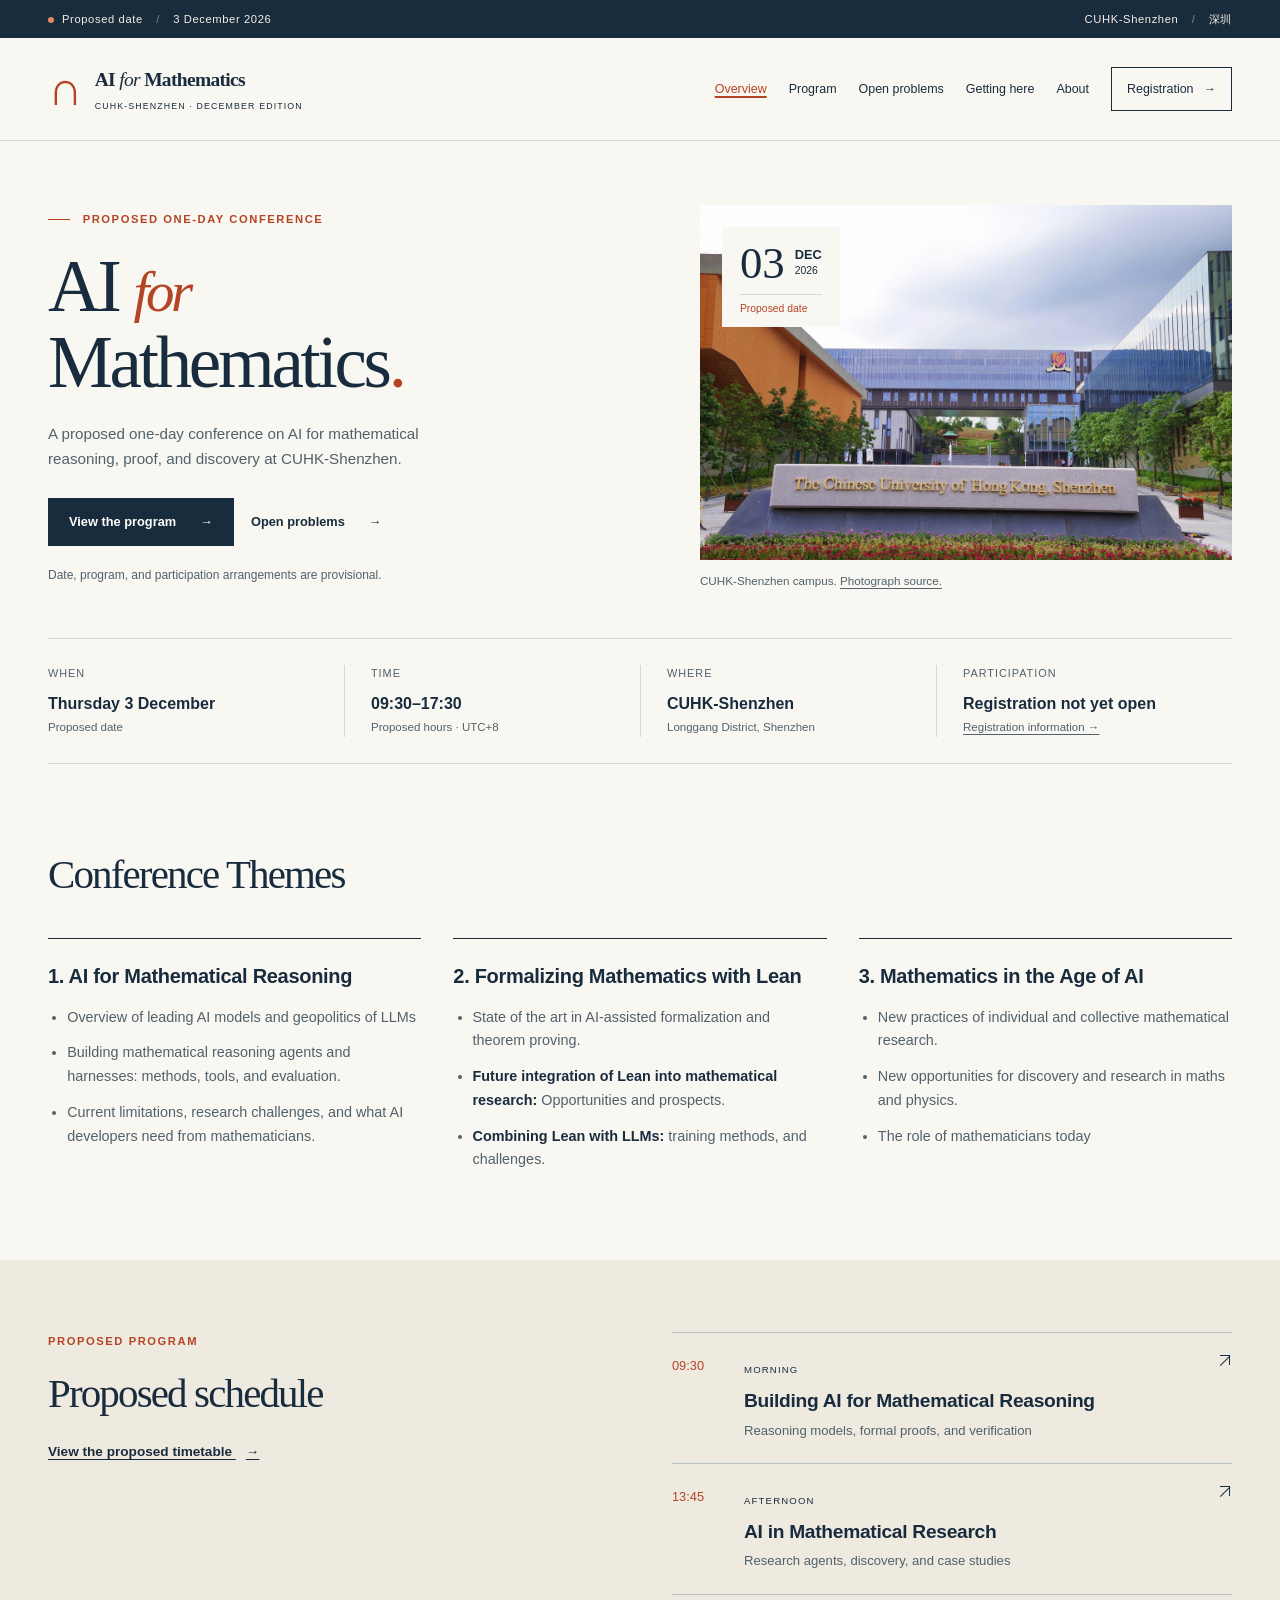
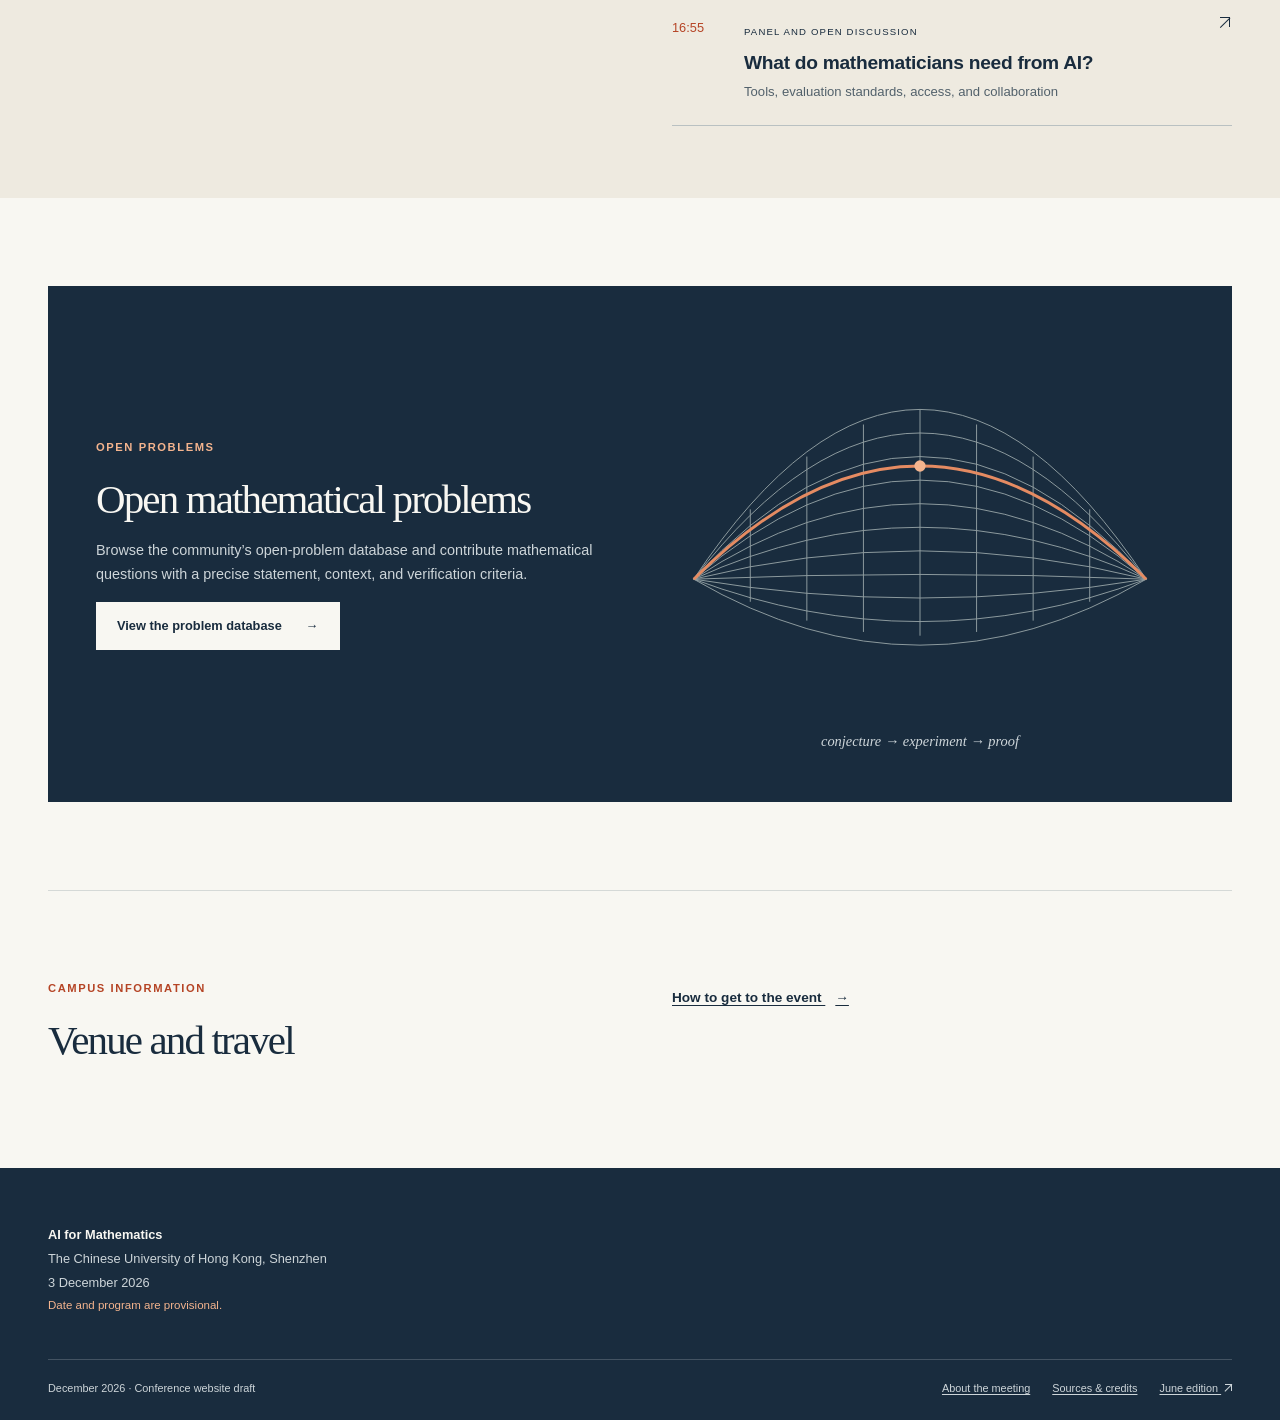
<file: index.html>
<!doctype html>
<html lang="en">
<head>
  <meta charset="utf-8">
  <meta name="viewport" content="width=device-width, initial-scale=1">
  <meta name="description" content="A proposed one-day meeting on AI for mathematical reasoning, proof, and discovery at CUHK-Shenzhen in December 2026.">
  <meta name="theme-color" content="#192c3e">
  <meta property="og:title" content="Overview | AI for Mathematics">
  <meta property="og:description" content="A proposed one-day meeting on AI for mathematical reasoning, proof, and discovery at CUHK-Shenzhen in December 2026.">
  <meta property="og:type" content="website">
  <title>Overview | AI for Mathematics · CUHK-Shenzhen</title>
  <link rel="icon" href="assets/images/favicon.svg" type="image/svg+xml">
  <link rel="stylesheet" href="assets/css/styles.css">
  <script src="assets/js/event-config.js" defer></script>
  <script src="assets/js/main.js" defer></script>
</head>
<body>
<a class="skip-link" href="#main">Skip to content</a>
<div class="announcement"><div class="container announcement-inner"><span><span class="status-dot"></span><span data-date-status>Proposed date</span> <span class="announcement-separator">/</span> <span data-event-date>3 December 2026</span></span><span>CUHK-Shenzhen <span class="announcement-separator">/</span> 深圳</span></div></div>
<header class="site-header">
 <div class="container header-inner">
  <a class="brand" href="index.html" aria-label="AI for Mathematics, home"><span class="brand-symbol" aria-hidden="true">∩</span><span><strong>AI <i>for</i> Mathematics</strong><small>CUHK-SHENZHEN · DECEMBER EDITION</small></span></a>
  <button class="menu-toggle" type="button" aria-expanded="false" aria-controls="site-nav" hidden><span>Menu</span><span class="menu-icon" aria-hidden="true"></span></button>
  <nav id="site-nav" aria-label="Main navigation"><a href="index.html" aria-current="page">Overview</a>
<a href="program.html">Program</a>
<a href="problems.html">Open problems</a>
<a href="venue.html">Getting here</a>
<a href="about.html">About</a><a class="nav-register" href="registration.html">Registration <span aria-hidden="true">→</span></a></nav>
 </div>
</header>
<main id="main" tabindex="-1">

<section class="hero container">
 <div class="hero-copy"><div class="eyebrow"><span class="mini-rule"></span> PROPOSED ONE-DAY CONFERENCE</div><h1>AI <em>for</em><br>Mathematics<span class="orange-dot">.</span></h1><p class="hero-description">A proposed one-day conference on AI for mathematical reasoning, proof, and discovery at CUHK-Shenzhen.</p><div class="actions"><a class="button button-primary" href="program.html">View the program <span aria-hidden="true">→</span></a><a class="button button-text" href="problems.html">Open problems <span aria-hidden="true">→</span></a></div><p class="hero-note">Date, program, and participation arrangements are provisional.</p></div>
 <figure class="hero-figure"><div class="hero-art-wrap hero-photo-wrap"><img src="assets/images/cuhk-shenzhen.jpg" alt="CUHK-Shenzhen campus buildings and the university name on the entrance sign" width="2560" height="1709" fetchpriority="high"><div class="date-stamp"><span data-date-day>03</span><div><strong data-date-month>DEC</strong><small data-date-year>2026</small></div><small class="stamp-label" data-date-status>Proposed date</small></div></div><figcaption>CUHK-Shenzhen campus. <a href="credits.html#campus-photo">Photograph source.</a></figcaption></figure>
</section>
<div class="container"><dl class="event-strip"><div><dt>When</dt><dd><span data-event-weekday>Thursday, 3 December</span><small data-date-status>Proposed date</small></dd></div><div><dt>Time</dt><dd><span data-event-hours>09:30–17:30</span><small>Proposed hours · UTC+8</small></dd></div><div><dt>Where</dt><dd>CUHK-Shenzhen<small>Longgang District, Shenzhen</small></dd></div><div><dt>Participation</dt><dd><span data-registration-state>Registration not yet open</span><small><a href="registration.html">Registration information →</a></small></dd></div></dl></div>
<section class="section container" aria-labelledby="conference-themes">
 <h2 class="themes-heading" id="conference-themes">Conference Themes</h2>
 <div class="theme-grid">
  <article>
   <h3>1. AI for Mathematical Reasoning</h3>
   <ul>
    <li>Overview of leading AI models and geopolitics of LLMs</li>
    <li>Building mathematical reasoning agents and harnesses: methods, tools, and evaluation.</li>
    <li>Current limitations, research challenges, and what AI developers need from mathematicians.</li>
   </ul>
  </article>
  <article>
   <h3>2. Formalizing Mathematics with Lean</h3>
   <ul>
    <li>State of the art in AI-assisted formalization and theorem proving.</li>
    <li><strong>Future integration of Lean into mathematical research:</strong> Opportunities and prospects.</li>
    <li><strong>Combining Lean with LLMs:</strong> training methods, and challenges.</li>
   </ul>
  </article>
  <article>
   <h3>3. Mathematics in the Age of AI</h3>
   <ul>
    <li>New practices of individual and collective mathematical research.</li>
    <li>New opportunities for discovery and research in maths and physics.</li>
    <li>The role of mathematicians today</li>
   </ul>
  </article>
 </div>
</section>
<section class="program-peek"><div class="container split-section"><div><div class="eyebrow">PROPOSED PROGRAM</div><h2>Proposed schedule</h2><a class="text-link" href="program.html">View the proposed timetable <span aria-hidden="true">→</span></a></div><div class="day-outline"><a href="program.html#morning"><span class="outline-time">09:30</span><div><small>MORNING</small><h3>Building AI for Mathematical Reasoning</h3><p>Reasoning models, formal proofs, and verification</p></div><span class="external-arrow" aria-hidden="true"></span></a><a href="program.html#afternoon"><span class="outline-time">13:45</span><div><small>AFTERNOON</small><h3>AI in Mathematical Research</h3><p>Research agents, discovery, and case studies</p></div><span class="external-arrow" aria-hidden="true"></span></a><a href="program.html#closing"><span class="outline-time">16:55</span><div><small>PANEL AND OPEN DISCUSSION</small><h3>What do mathematicians need from AI?</h3><p>Tools, evaluation standards, access, and collaboration</p></div><span class="external-arrow" aria-hidden="true"></span></a></div></div></section>
<section class="section container"><div class="problem-banner"><div><div class="eyebrow">OPEN PROBLEMS</div><h2>Open mathematical problems</h2><p>Browse the community’s open-problem database and contribute mathematical questions with a precise statement, context, and verification criteria.</p><a class="button button-light" href="problems.html">View the problem database <span aria-hidden="true">→</span></a></div><div class="math-art" aria-hidden="true"><img src="assets/images/math-lines.svg" alt="" width="560" height="420"><span>conjecture → experiment → proof</span></div></div></section>
<section class="container section final-split"><div><div class="eyebrow">CAMPUS INFORMATION</div><h2>Venue and travel</h2></div><div><a class="text-link" href="venue.html">How to get to the event <span aria-hidden="true">→</span></a></div></section>

</main>
<footer class="site-footer"><div class="container footer-top"><div class="footer-details"><strong>AI for Mathematics</strong><span>The Chinese University of Hong Kong, Shenzhen</span><span data-event-date>3 December 2026</span><small>Date and program are provisional.</small></div></div><div class="container footer-bottom"><span>December 2026 · Conference website draft</span><div><a href="about.html">About the meeting</a><a href="credits.html">Sources &amp; credits</a><a href="https://rybindmitry.github.io/events/ai-math-day.html" target="_blank" rel="noopener noreferrer">June edition&nbsp;<span class="external-arrow" aria-hidden="true"></span></a></div></div></footer><div class="toast" role="status" aria-live="polite"></div>
</body>
</html>
</file>
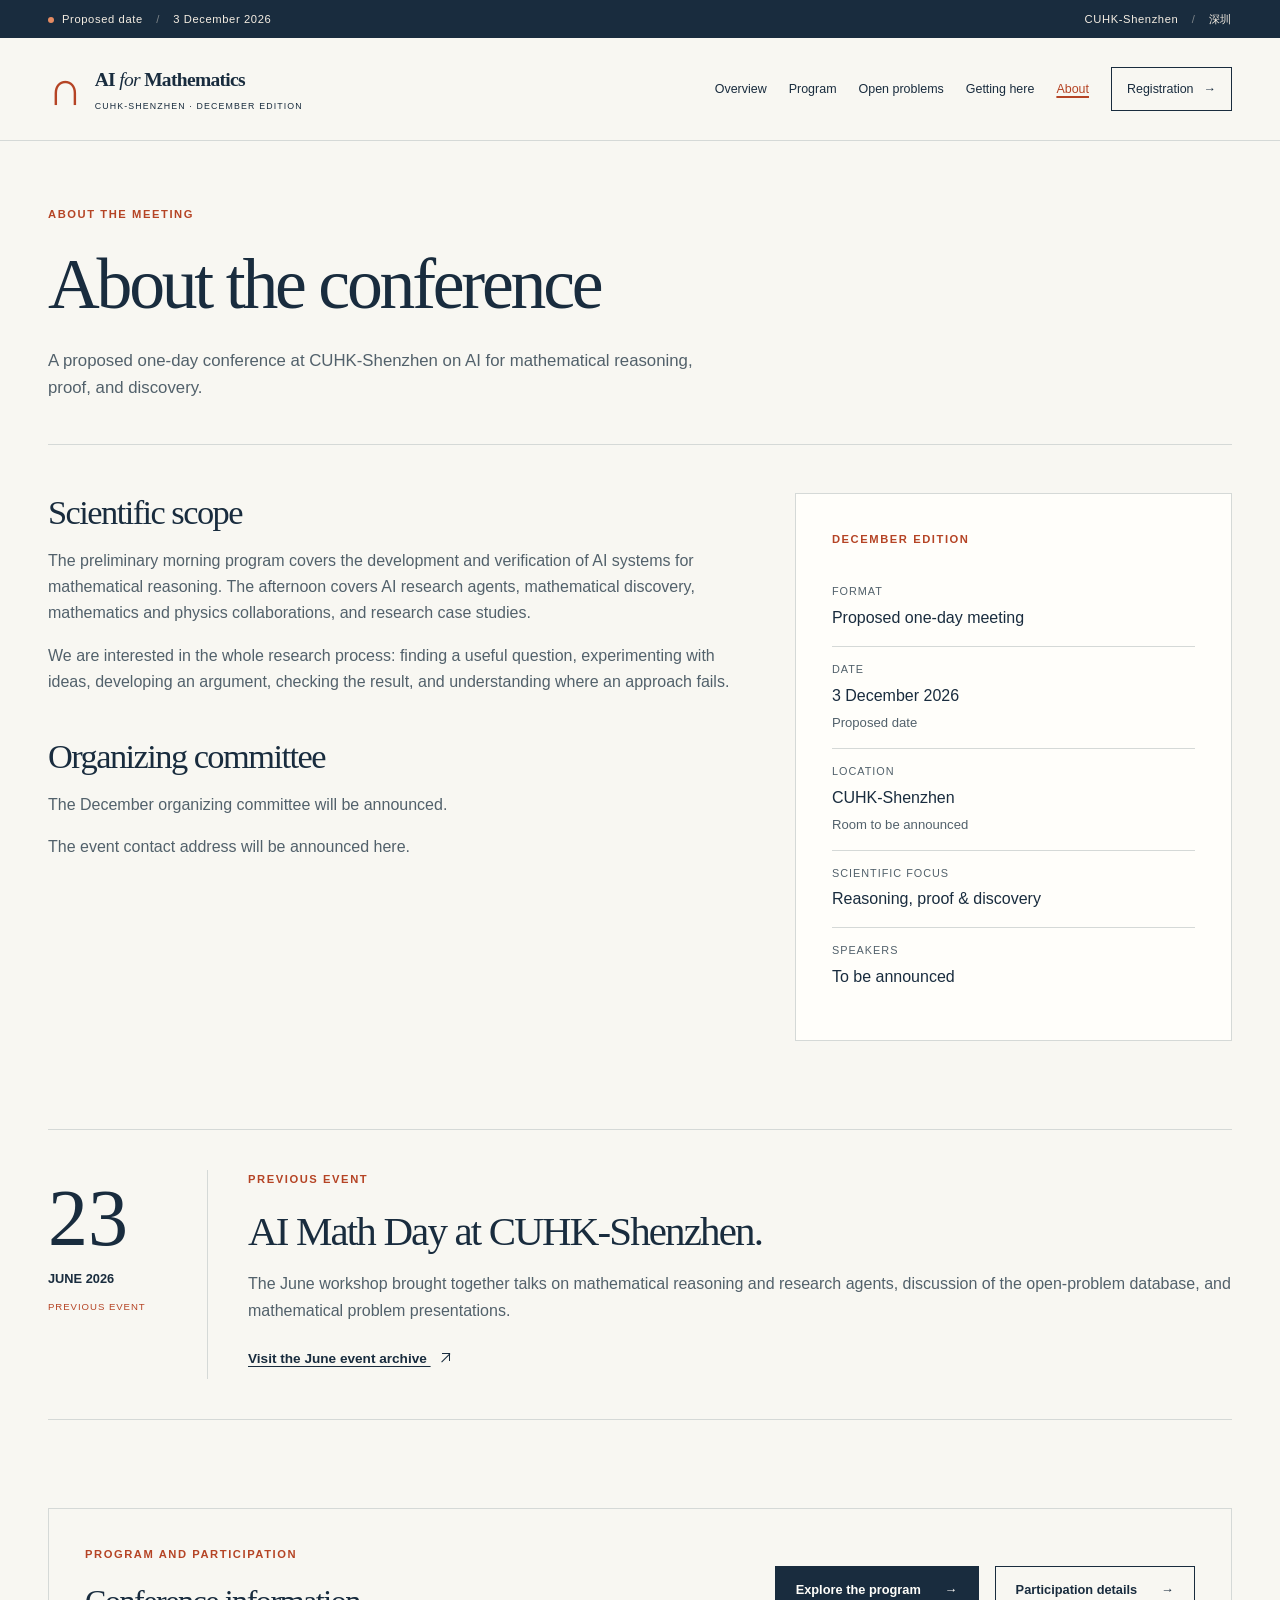
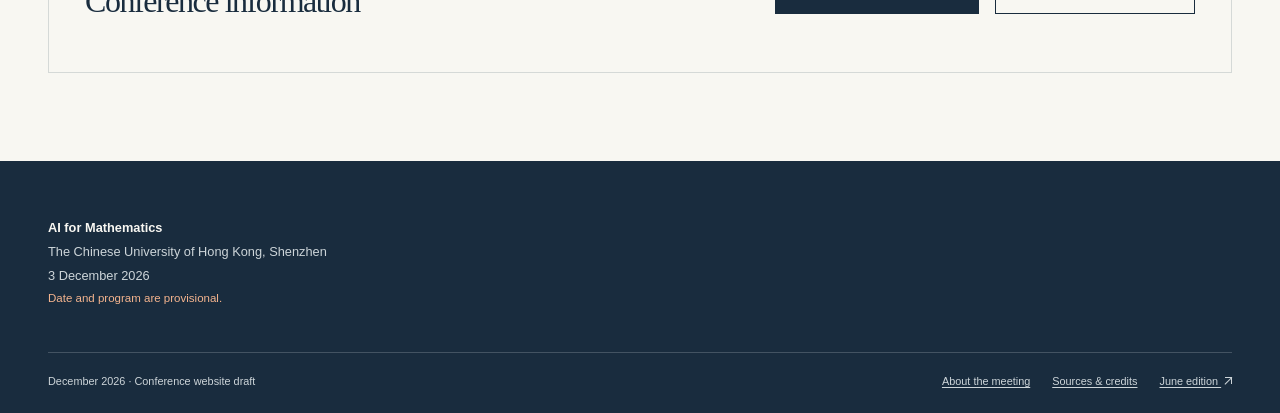
<file: about.html>
<!doctype html>
<html lang="en">
<head>
  <meta charset="utf-8">
  <meta name="viewport" content="width=device-width, initial-scale=1">
  <meta name="description" content="The purpose and background of the proposed December AI for Mathematics conference at CUHK-Shenzhen, continuing the June AI Math Day conversation.">
  <meta name="theme-color" content="#192c3e">
  <meta property="og:title" content="About | AI for Mathematics">
  <meta property="og:description" content="The purpose and background of the proposed December AI for Mathematics conference at CUHK-Shenzhen, continuing the June AI Math Day conversation.">
  <meta property="og:type" content="website">
  <title>About | AI for Mathematics · CUHK-Shenzhen</title>
  <link rel="icon" href="assets/images/favicon.svg" type="image/svg+xml">
  <link rel="stylesheet" href="assets/css/styles.css">
  <script src="assets/js/event-config.js" defer></script>
  <script src="assets/js/main.js" defer></script>
</head>
<body>
<a class="skip-link" href="#main">Skip to content</a>
<div class="announcement"><div class="container announcement-inner"><span><span class="status-dot"></span><span data-date-status>Proposed date</span> <span class="announcement-separator">/</span> <span data-event-date>3 December 2026</span></span><span>CUHK-Shenzhen <span class="announcement-separator">/</span> 深圳</span></div></div>
<header class="site-header">
 <div class="container header-inner">
  <a class="brand" href="index.html" aria-label="AI for Mathematics, home"><span class="brand-symbol" aria-hidden="true">∩</span><span><strong>AI <i>for</i> Mathematics</strong><small>CUHK-SHENZHEN · DECEMBER EDITION</small></span></a>
  <button class="menu-toggle" type="button" aria-expanded="false" aria-controls="site-nav" hidden><span>Menu</span><span class="menu-icon" aria-hidden="true"></span></button>
  <nav id="site-nav" aria-label="Main navigation"><a href="index.html">Overview</a>
<a href="program.html">Program</a>
<a href="problems.html">Open problems</a>
<a href="venue.html">Getting here</a>
<a href="about.html" aria-current="page">About</a><a class="nav-register" href="registration.html">Registration <span aria-hidden="true">→</span></a></nav>
 </div>
</header>
<main id="main" tabindex="-1">
<section class="page-intro container"><div class="eyebrow">ABOUT THE MEETING</div><h1>About the conference</h1><p class="page-lead">A proposed one-day conference at CUHK-Shenzhen on AI for mathematical reasoning, proof, and discovery.</p></section>
<section class="container about-grid section-top-small"><div class="prose"><h2>Scientific scope</h2><p>The preliminary morning program covers the development and verification of AI systems for mathematical reasoning. The afternoon covers AI research agents, mathematical discovery, mathematics and physics collaborations, and research case studies.</p><p>We are interested in the whole research process: finding a useful question, experimenting with ideas, developing an argument, checking the result, and understanding where an approach fails.</p><h2 class="spaced-heading">Organizing committee</h2><p>The December organizing committee will be announced.</p><p class="contact-unconfigured">The event contact address will be announced here.</p><p class="contact-configured" hidden>For event enquiries: <a class="contact-link" href="about.html">contact the organizers</a>.</p></div><aside class="about-facts"><div class="eyebrow">DECEMBER EDITION</div><dl class="info-list"><div><dt>Format</dt><dd>Proposed one-day meeting</dd></div><div><dt>Date</dt><dd><span data-event-date>3 December 2026</span><small data-date-status>Proposed date</small></dd></div><div><dt>Location</dt><dd>CUHK-Shenzhen<small>Room to be announced</small></dd></div><div><dt>Scientific focus</dt><dd>Reasoning, proof &amp; discovery</dd></div><div><dt>Speakers</dt><dd>To be announced</dd></div></dl></aside></section>
<section class="section container"><div class="archive-panel"><div class="archive-date"><span>23</span><strong>JUNE 2026</strong><small>PREVIOUS EVENT</small></div><div><div class="eyebrow">PREVIOUS EVENT</div><h2>AI Math Day at CUHK-Shenzhen.</h2><p>The June workshop brought together talks on mathematical reasoning and research agents, discussion of the open-problem database, and mathematical problem presentations.</p><a class="text-link" href="https://rybindmitry.github.io/events/ai-math-day.html" target="_blank" rel="noopener noreferrer">Visit the June event archive&nbsp;<span class="external-arrow" aria-hidden="true"></span></a></div></div></section>
<section class="container section-bottom"><div class="simple-callout"><div><div class="eyebrow">PROGRAM AND PARTICIPATION</div><h2>Conference information</h2></div><div class="actions"><a class="button button-primary" href="program.html">Explore the program <span aria-hidden="true">→</span></a><a class="button button-outline" href="registration.html">Participation details <span aria-hidden="true">→</span></a></div></div></section>

</main>
<footer class="site-footer"><div class="container footer-top"><div class="footer-details"><strong>AI for Mathematics</strong><span>The Chinese University of Hong Kong, Shenzhen</span><span data-event-date>3 December 2026</span><small>Date and program are provisional.</small></div></div><div class="container footer-bottom"><span>December 2026 · Conference website draft</span><div><a href="about.html">About the meeting</a><a href="credits.html">Sources &amp; credits</a><a href="https://rybindmitry.github.io/events/ai-math-day.html" target="_blank" rel="noopener noreferrer">June edition&nbsp;<span class="external-arrow" aria-hidden="true"></span></a></div></div></footer><div class="toast" role="status" aria-live="polite"></div>
</body>
</html>
</file>
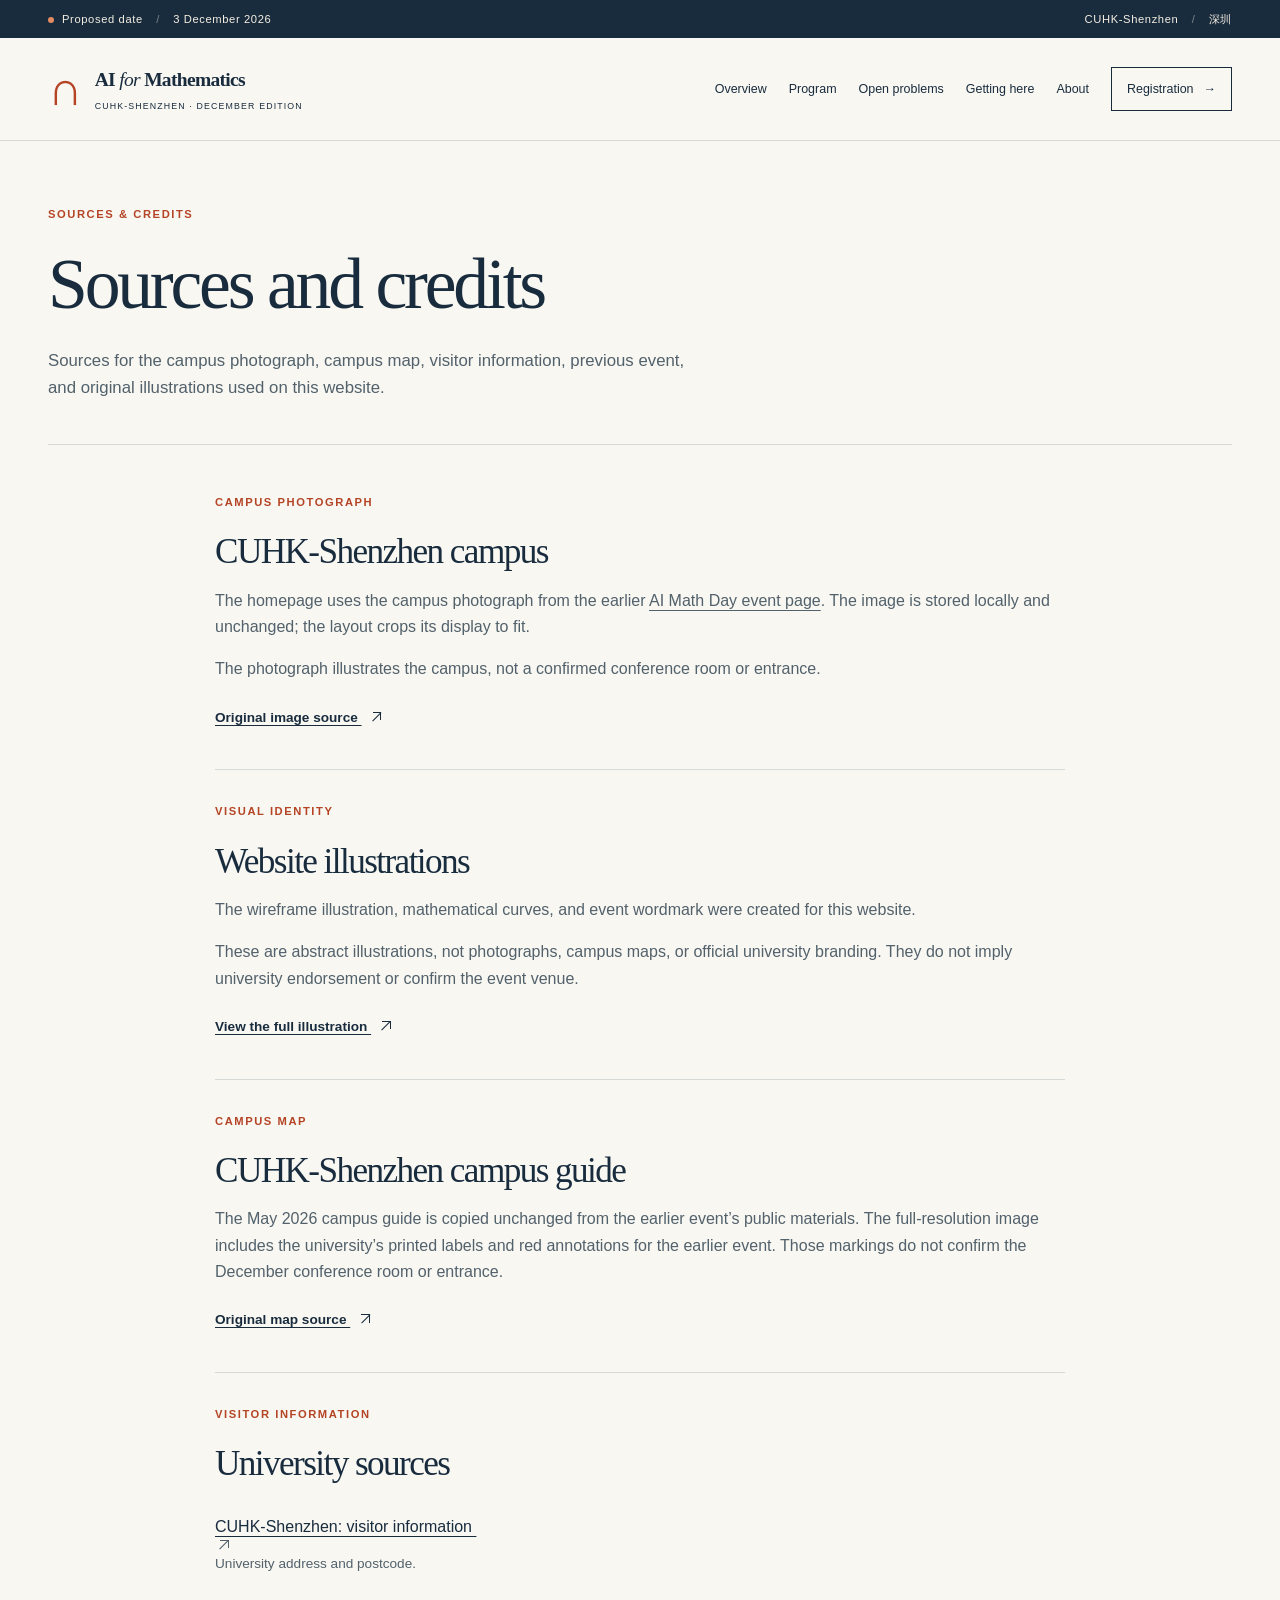
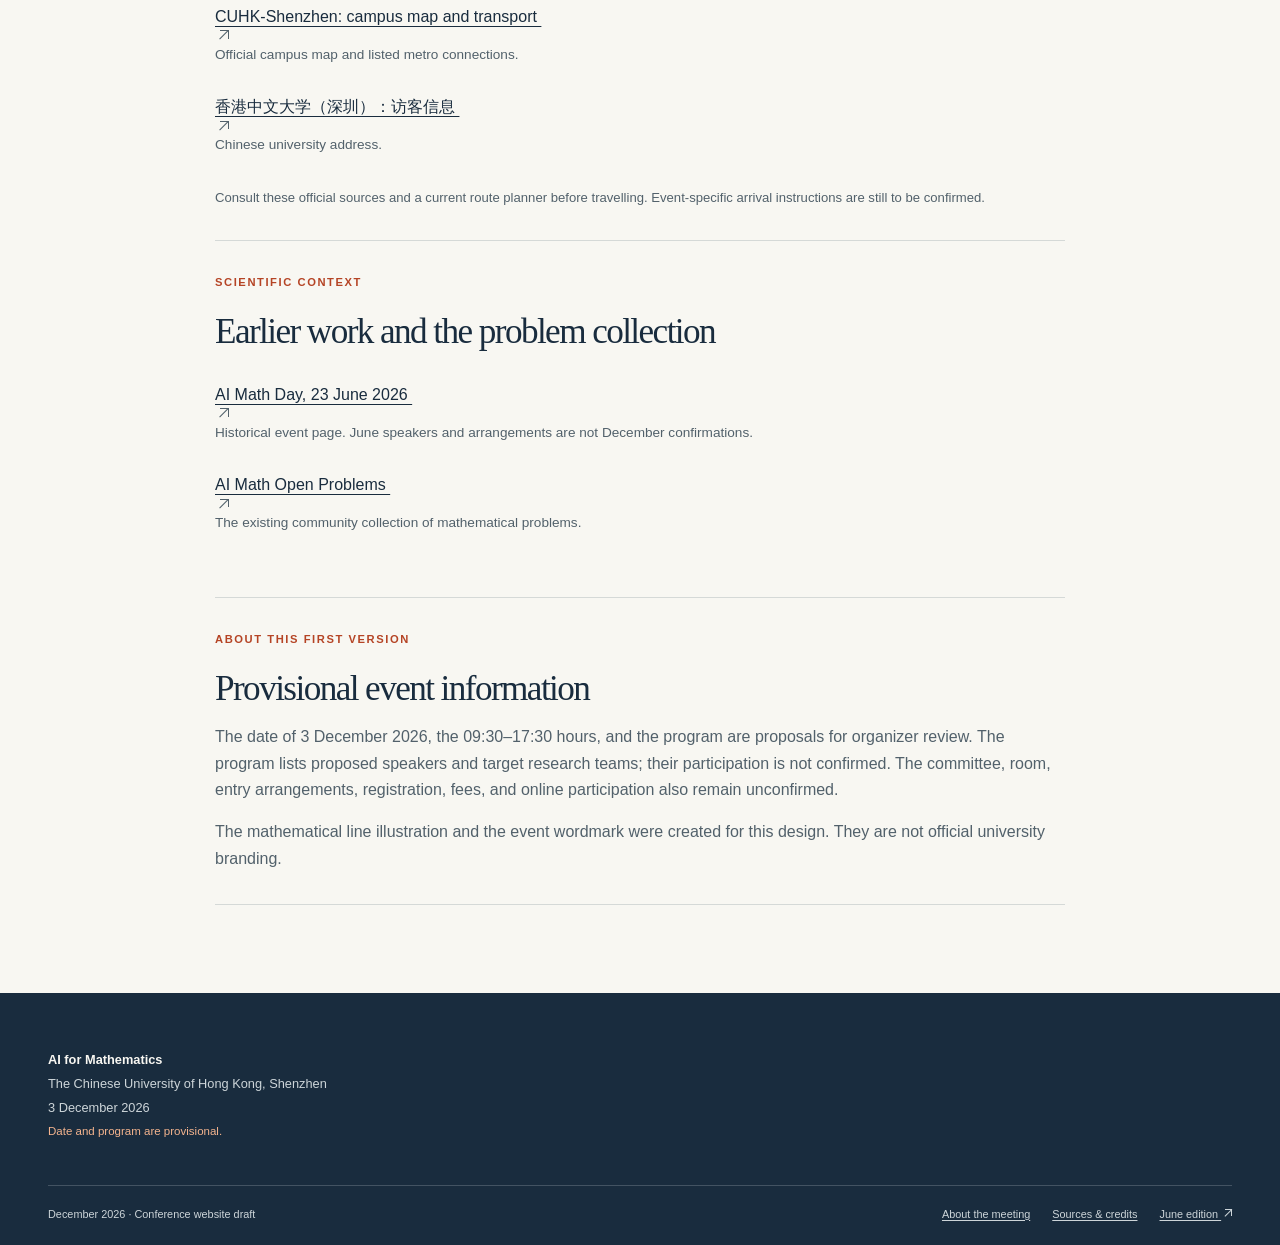
<file: credits.html>
<!doctype html>
<html lang="en">
<head>
  <meta charset="utf-8">
  <meta name="viewport" content="width=device-width, initial-scale=1">
  <meta name="description" content="Credits for the campus photograph, campus map, and original mathematical illustrations, and references for university travel information, the previous event, and the open-problem database.">
  <meta name="theme-color" content="#192c3e">
  <meta property="og:title" content="Sources &amp; credits | AI for Mathematics">
  <meta property="og:description" content="Credits for the campus photograph, campus map, and original mathematical illustrations, and references for university travel information, the previous event, and the open-problem database.">
  <meta property="og:type" content="website">
  <title>Sources &amp; credits | AI for Mathematics · CUHK-Shenzhen</title>
  <link rel="icon" href="assets/images/favicon.svg" type="image/svg+xml">
  <link rel="stylesheet" href="assets/css/styles.css">
  <script src="assets/js/event-config.js" defer></script>
  <script src="assets/js/main.js" defer></script>
</head>
<body>
<a class="skip-link" href="#main">Skip to content</a>
<div class="announcement"><div class="container announcement-inner"><span><span class="status-dot"></span><span data-date-status>Proposed date</span> <span class="announcement-separator">/</span> <span data-event-date>3 December 2026</span></span><span>CUHK-Shenzhen <span class="announcement-separator">/</span> 深圳</span></div></div>
<header class="site-header">
 <div class="container header-inner">
  <a class="brand" href="index.html" aria-label="AI for Mathematics, home"><span class="brand-symbol" aria-hidden="true">∩</span><span><strong>AI <i>for</i> Mathematics</strong><small>CUHK-SHENZHEN · DECEMBER EDITION</small></span></a>
  <button class="menu-toggle" type="button" aria-expanded="false" aria-controls="site-nav" hidden><span>Menu</span><span class="menu-icon" aria-hidden="true"></span></button>
  <nav id="site-nav" aria-label="Main navigation"><a href="index.html">Overview</a>
<a href="program.html">Program</a>
<a href="problems.html">Open problems</a>
<a href="venue.html">Getting here</a>
<a href="about.html">About</a><a class="nav-register" href="registration.html">Registration <span aria-hidden="true">→</span></a></nav>
 </div>
</header>
<main id="main" tabindex="-1">
<section class="page-intro container"><div class="eyebrow">SOURCES &amp; CREDITS</div><h1>Sources and credits</h1><p class="page-lead">Sources for the campus photograph, campus map, visitor information, previous event, and original illustrations used on this website.</p></section>
<section class="container section-top-small credits-content"><article id="campus-photo"><div class="eyebrow">CAMPUS PHOTOGRAPH</div><h2>CUHK-Shenzhen campus</h2><p>The homepage uses the campus photograph from the earlier <a href="https://rybindmitry.github.io/events/ai-math-day.html" target="_blank" rel="noopener noreferrer">AI Math Day event page</a>. The image is stored locally and unchanged; the layout crops its display to fit.</p><p>The photograph illustrates the campus, not a confirmed conference room or entrance.</p><a class="text-link" href="https://github.com/rybindmitry/rybindmitry.github.io/blob/1fbb56e6be04d5a2821fcee3db6d0604b684ff1f/images/CUHK-Shenzhen.jpg" target="_blank" rel="noopener noreferrer">Original image source&nbsp;<span class="external-arrow" aria-hidden="true"></span></a></article><article id="artwork"><div class="eyebrow">VISUAL IDENTITY</div><h2>Website illustrations</h2><p>The wireframe illustration, mathematical curves, and event wordmark were created for this website.</p><p>These are abstract illustrations, not photographs, campus maps, or official university branding. They do not imply university endorsement or confirm the event venue.</p><a class="text-link" href="assets/images/math-landscape.svg">View the full illustration&nbsp;<span class="external-arrow" aria-hidden="true"></span></a></article><article id="campus-map"><div class="eyebrow">CAMPUS MAP</div><h2>CUHK-Shenzhen campus guide</h2><p>The May 2026 campus guide is copied unchanged from the earlier event’s public materials. The full-resolution image includes the university’s printed labels and red annotations for the earlier event. Those markings do not confirm the December conference room or entrance.</p><a class="text-link" href="https://github.com/rybindmitry/rybindmitry.github.io/blob/1fbb56e6be04d5a2821fcee3db6d0604b684ff1f/images/campus%20map.jpg" target="_blank" rel="noopener noreferrer">Original map source&nbsp;<span class="external-arrow" aria-hidden="true"></span></a></article><article id="travel-sources"><div class="eyebrow">VISITOR INFORMATION</div><h2>University sources</h2><ul class="source-list"><li><a href="https://www.cuhk.edu.cn/en/visitors" target="_blank" rel="noopener noreferrer">CUHK-Shenzhen: visitor information&nbsp;<span class="external-arrow" aria-hidden="true"></span></a><span>University address and postcode.</span></li><li><a href="https://www.cuhk.edu.cn/en/page/4908" target="_blank" rel="noopener noreferrer">CUHK-Shenzhen: campus map and transport&nbsp;<span class="external-arrow" aria-hidden="true"></span></a><span>Official campus map and listed metro connections.</span></li><li><a href="https://www.cuhk.edu.cn/zh-hans/visitors" target="_blank" rel="noopener noreferrer">香港中文大学（深圳）：访客信息&nbsp;<span class="external-arrow" aria-hidden="true"></span></a><span>Chinese university address.</span></li></ul><p class="small">Consult these official sources and a current route planner before travelling. Event-specific arrival instructions are still to be confirmed.</p></article><article><div class="eyebrow">SCIENTIFIC CONTEXT</div><h2>Earlier work and the problem collection</h2><ul class="source-list"><li><a href="https://rybindmitry.github.io/events/ai-math-day.html" target="_blank" rel="noopener noreferrer">AI Math Day, 23 June 2026&nbsp;<span class="external-arrow" aria-hidden="true"></span></a><span>Historical event page. June speakers and arrangements are not December confirmations.</span></li><li><a href="https://rybindmitry.github.io/problems/index.html" target="_blank" rel="noopener noreferrer">AI Math Open Problems&nbsp;<span class="external-arrow" aria-hidden="true"></span></a><span>The existing community collection of mathematical problems.</span></li></ul></article><article><div class="eyebrow">ABOUT THIS FIRST VERSION</div><h2>Provisional event information</h2><p>The date of 3 December 2026, the 09:30–17:30 hours, and the program are proposals for organizer review. The program lists proposed speakers and target research teams; their participation is not confirmed. The committee, room, entry arrangements, registration, fees, and online participation also remain unconfirmed.</p><p>The mathematical line illustration and the event wordmark were created for this design. They are not official university branding.</p></article></section>

</main>
<footer class="site-footer"><div class="container footer-top"><div class="footer-details"><strong>AI for Mathematics</strong><span>The Chinese University of Hong Kong, Shenzhen</span><span data-event-date>3 December 2026</span><small>Date and program are provisional.</small></div></div><div class="container footer-bottom"><span>December 2026 · Conference website draft</span><div><a href="about.html">About the meeting</a><a href="credits.html" aria-current="page">Sources &amp; credits</a><a href="https://rybindmitry.github.io/events/ai-math-day.html" target="_blank" rel="noopener noreferrer">June edition&nbsp;<span class="external-arrow" aria-hidden="true"></span></a></div></div></footer><div class="toast" role="status" aria-live="polite"></div>
</body>
</html>
</file>
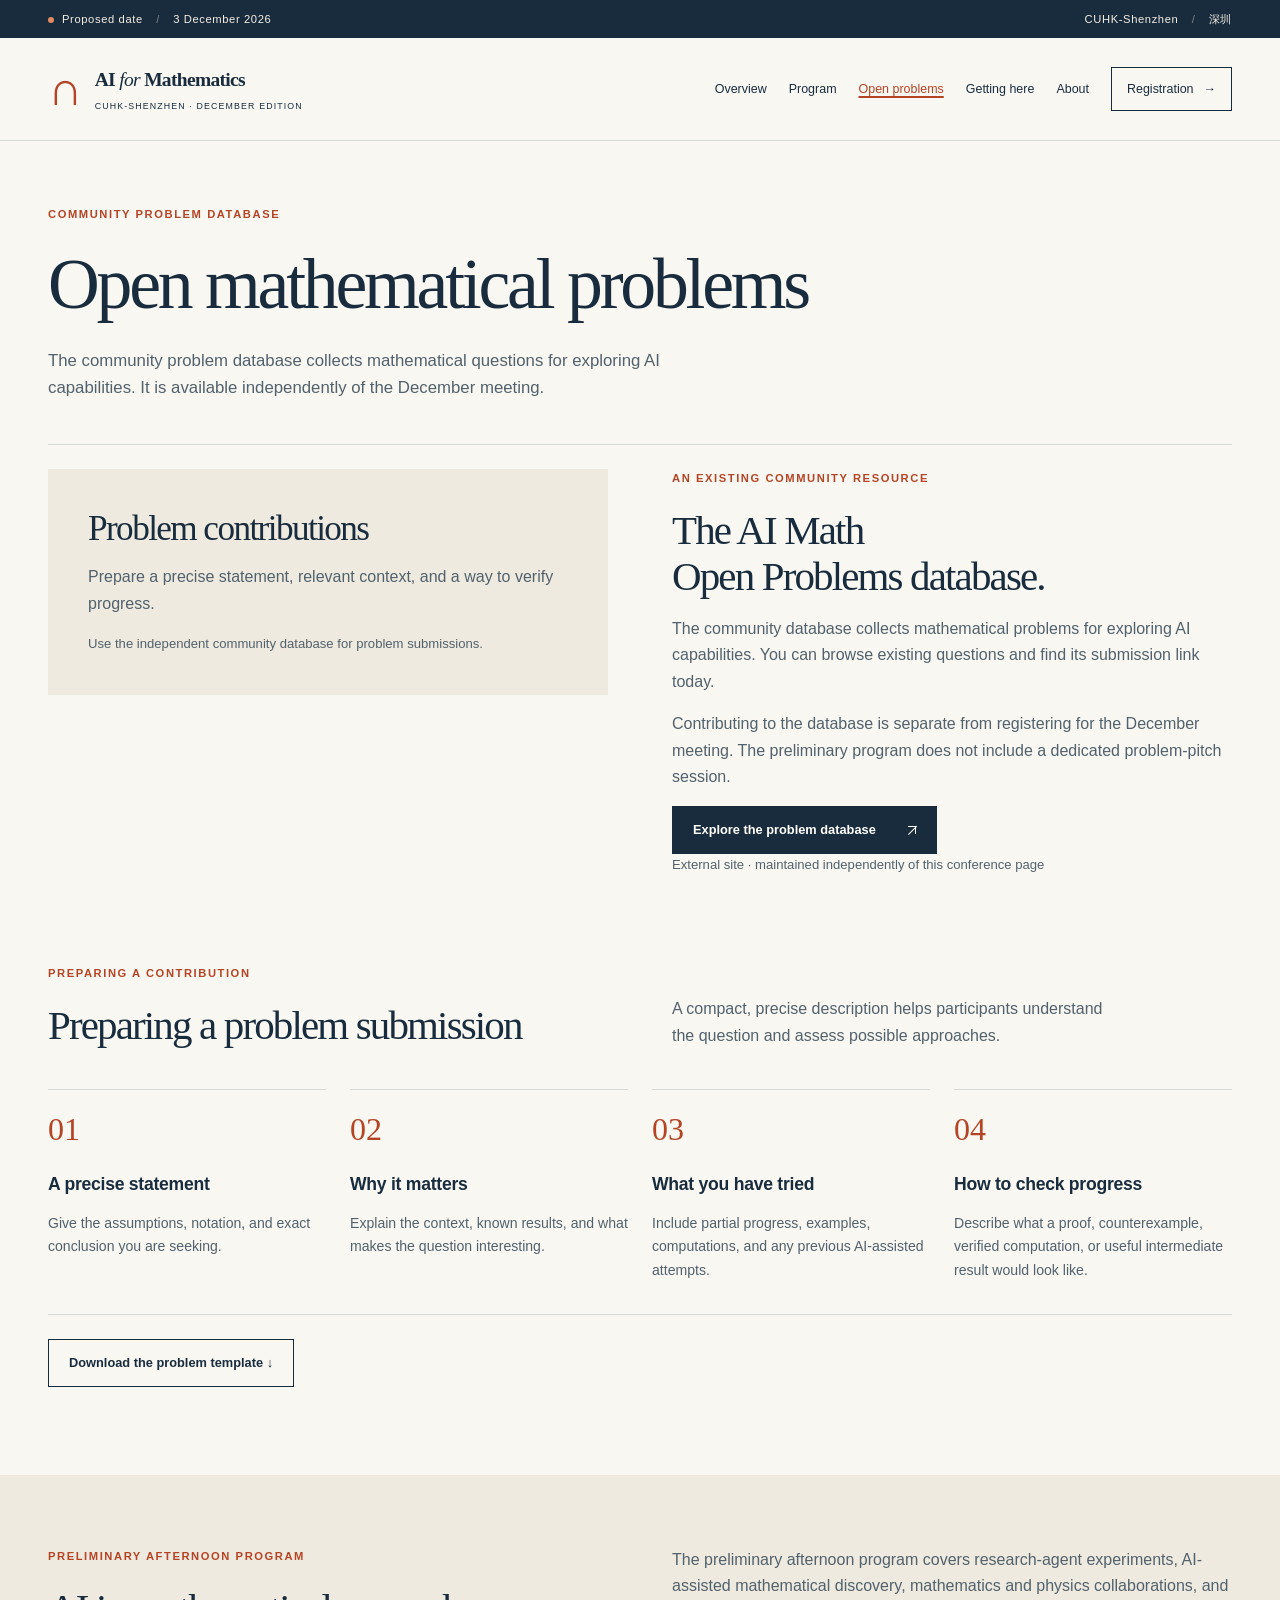
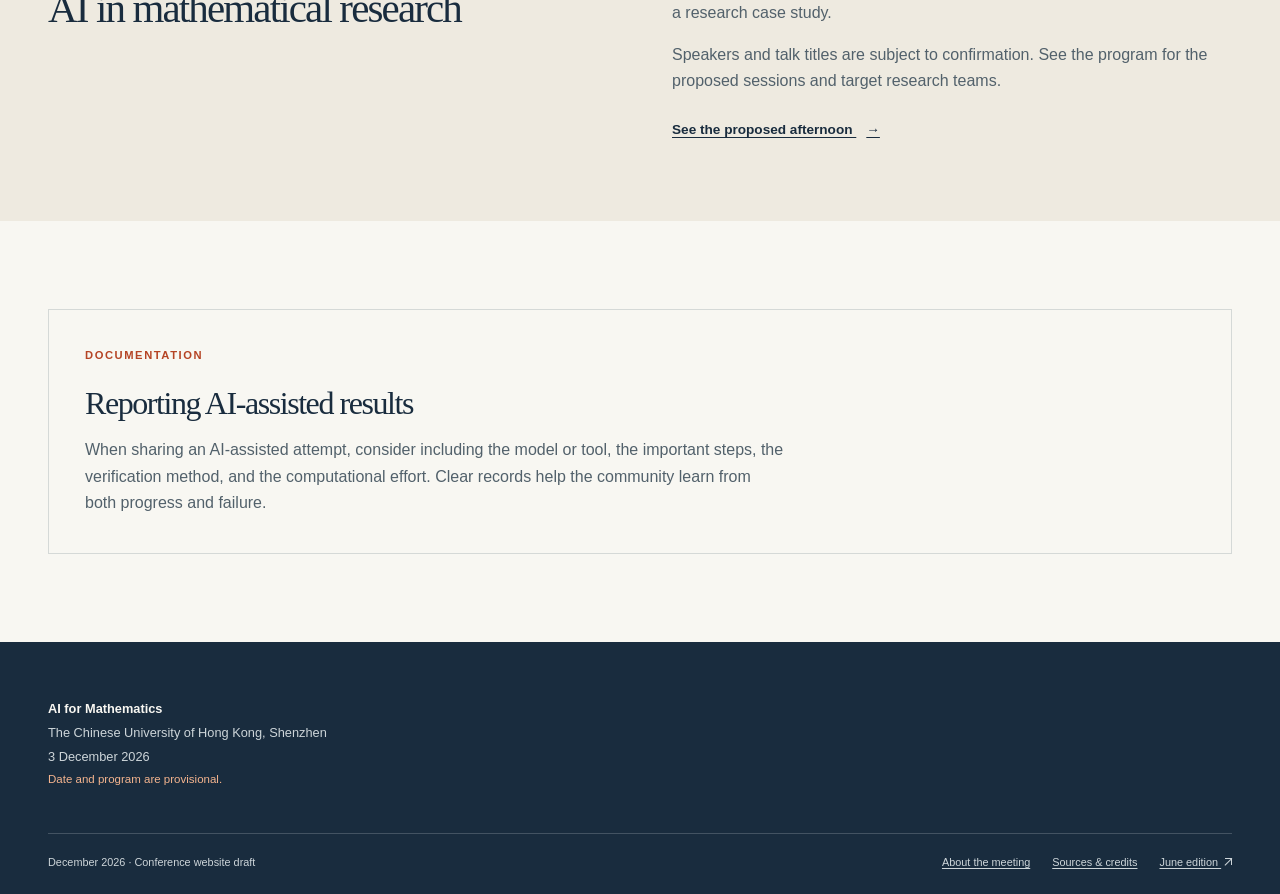
<file: problems.html>
<!doctype html>
<html lang="en">
<head>
  <meta charset="utf-8">
  <meta name="viewport" content="width=device-width, initial-scale=1">
  <meta name="description" content="Explore the community AI Math Open Problems database and download a template for preparing a mathematical problem.">
  <meta name="theme-color" content="#192c3e">
  <meta property="og:title" content="Open problems | AI for Mathematics">
  <meta property="og:description" content="Explore the community AI Math Open Problems database and download a template for preparing a mathematical problem.">
  <meta property="og:type" content="website">
  <title>Open problems | AI for Mathematics · CUHK-Shenzhen</title>
  <link rel="icon" href="assets/images/favicon.svg" type="image/svg+xml">
  <link rel="stylesheet" href="assets/css/styles.css">
  <script src="assets/js/event-config.js" defer></script>
  <script src="assets/js/main.js" defer></script>
</head>
<body>
<a class="skip-link" href="#main">Skip to content</a>
<div class="announcement"><div class="container announcement-inner"><span><span class="status-dot"></span><span data-date-status>Proposed date</span> <span class="announcement-separator">/</span> <span data-event-date>3 December 2026</span></span><span>CUHK-Shenzhen <span class="announcement-separator">/</span> 深圳</span></div></div>
<header class="site-header">
 <div class="container header-inner">
  <a class="brand" href="index.html" aria-label="AI for Mathematics, home"><span class="brand-symbol" aria-hidden="true">∩</span><span><strong>AI <i>for</i> Mathematics</strong><small>CUHK-SHENZHEN · DECEMBER EDITION</small></span></a>
  <button class="menu-toggle" type="button" aria-expanded="false" aria-controls="site-nav" hidden><span>Menu</span><span class="menu-icon" aria-hidden="true"></span></button>
  <nav id="site-nav" aria-label="Main navigation"><a href="index.html">Overview</a>
<a href="program.html">Program</a>
<a href="problems.html" aria-current="page">Open problems</a>
<a href="venue.html">Getting here</a>
<a href="about.html">About</a><a class="nav-register" href="registration.html">Registration <span aria-hidden="true">→</span></a></nav>
 </div>
</header>
<main id="main" tabindex="-1">
<section class="page-intro container"><div class="eyebrow">COMMUNITY PROBLEM DATABASE</div><h1>Open mathematical problems</h1><p class="page-lead">The community problem database collects mathematical questions for exploring AI capabilities. It is available independently of the December meeting.</p></section>
<section class="container problem-intro"><div class="problem-guide"><h2>Problem contributions</h2><p>Prepare a precise statement, relevant context, and a way to verify progress.</p><p class="small">Use the independent community database for problem submissions.</p></div><div class="problem-intro-copy"><div class="eyebrow">AN EXISTING COMMUNITY RESOURCE</div><h2>The AI Math<br>Open Problems database.</h2><p>The community database collects mathematical problems for exploring AI capabilities. You can browse existing questions and find its submission link today.</p><p>Contributing to the database is separate from registering for the December meeting. The preliminary program does not include a dedicated problem-pitch session.</p><a class="button button-primary" href="https://rybindmitry.github.io/problems/index.html" target="_blank" rel="noopener noreferrer">Explore the problem database&nbsp;<span class="external-arrow" aria-hidden="true"></span></a><p class="small">External site · maintained independently of this conference page</p></div></section>
<section class="section container"><div class="section-heading"><div><div class="eyebrow">PREPARING A CONTRIBUTION</div><h2>Preparing a problem submission</h2></div><p>A compact, precise description helps participants understand the question and assess possible approaches.</p></div><div class="problem-checklist"><article><span>01</span><h3>A precise statement</h3><p>Give the assumptions, notation, and exact conclusion you are seeking.</p></article><article><span>02</span><h3>Why it matters</h3><p>Explain the context, known results, and what makes the question interesting.</p></article><article><span>03</span><h3>What you have tried</h3><p>Include partial progress, examples, computations, and any previous AI-assisted attempts.</p></article><article><span>04</span><h3>How to check progress</h3><p>Describe what a proof, counterexample, verified computation, or useful intermediate result would look like.</p></article></div><div class="download-row"><a class="button button-outline" href="problem-template.txt" download>Download the problem template ↓</a></div></section>
<section class="problem-session-band"><div class="container split-section"><div><div class="eyebrow">PRELIMINARY AFTERNOON PROGRAM</div><h2>AI in mathematical research</h2></div><div><p>The preliminary afternoon program covers research-agent experiments, AI-assisted mathematical discovery, mathematics and physics collaborations, and a research case study.</p><p>Speakers and talk titles are subject to confirmation. See the program for the proposed sessions and target research teams.</p><a class="text-link" href="program.html#afternoon">See the proposed afternoon <span aria-hidden="true">→</span></a></div></div></section>
<section class="section container"><div class="simple-callout"><div><div class="eyebrow">DOCUMENTATION</div><h2>Reporting AI-assisted results</h2><p>When sharing an AI-assisted attempt, consider including the model or tool, the important steps, the verification method, and the computational effort. Clear records help the community learn from both progress and failure.</p></div></div></section>

</main>
<footer class="site-footer"><div class="container footer-top"><div class="footer-details"><strong>AI for Mathematics</strong><span>The Chinese University of Hong Kong, Shenzhen</span><span data-event-date>3 December 2026</span><small>Date and program are provisional.</small></div></div><div class="container footer-bottom"><span>December 2026 · Conference website draft</span><div><a href="about.html">About the meeting</a><a href="credits.html">Sources &amp; credits</a><a href="https://rybindmitry.github.io/events/ai-math-day.html" target="_blank" rel="noopener noreferrer">June edition&nbsp;<span class="external-arrow" aria-hidden="true"></span></a></div></div></footer><div class="toast" role="status" aria-live="polite"></div>
</body>
</html>
</file>
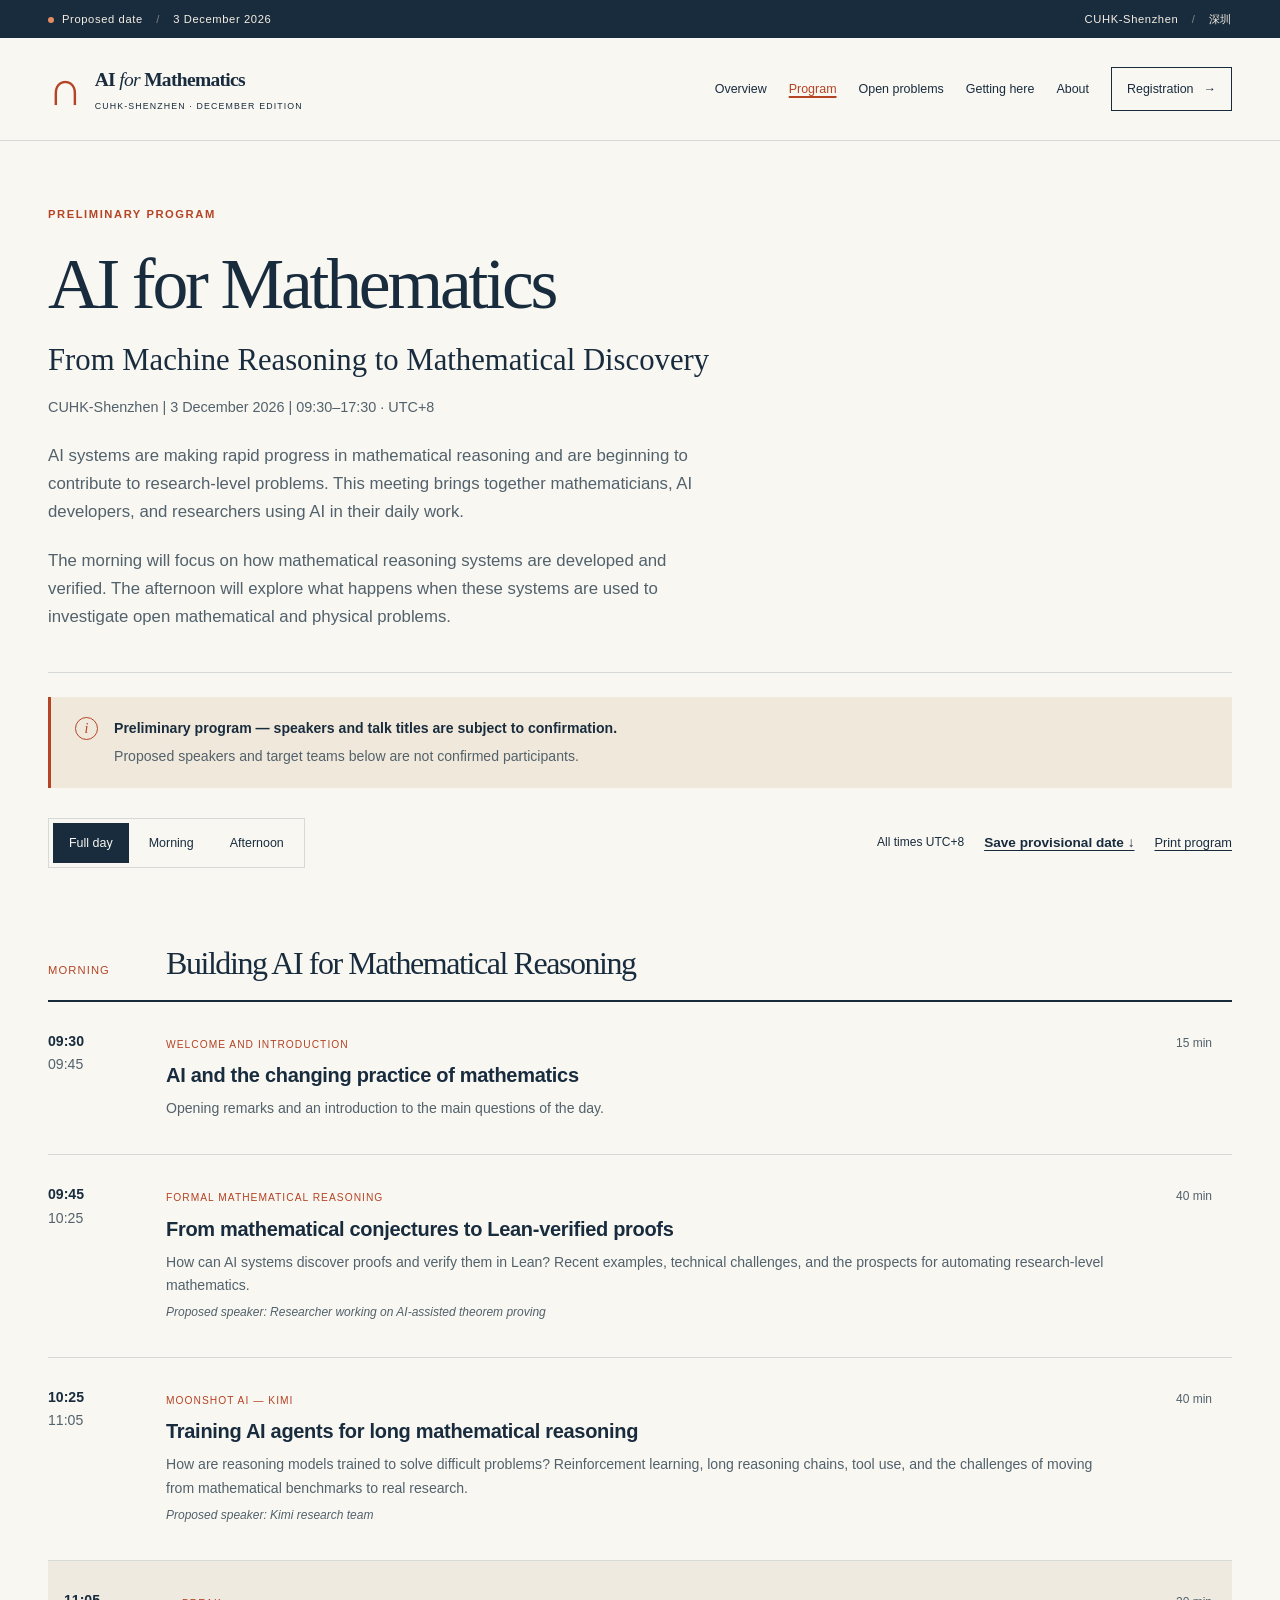
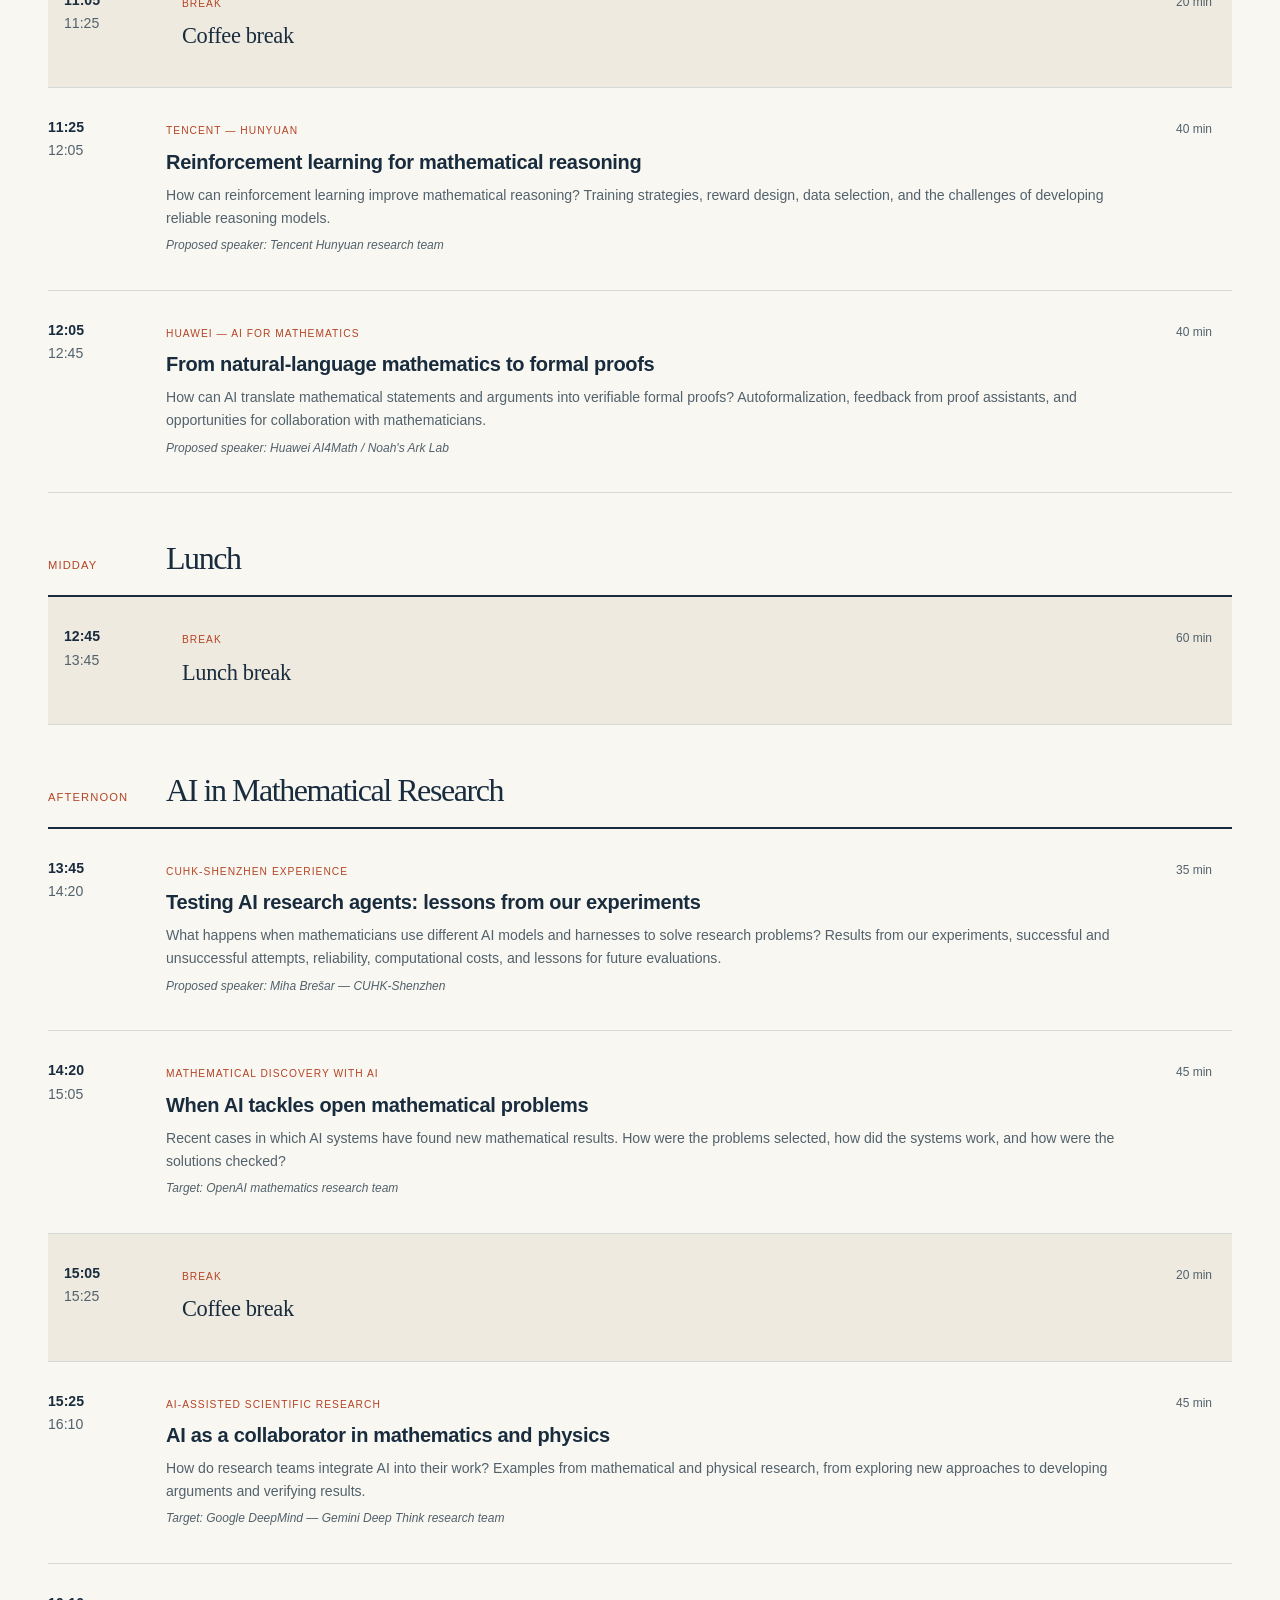
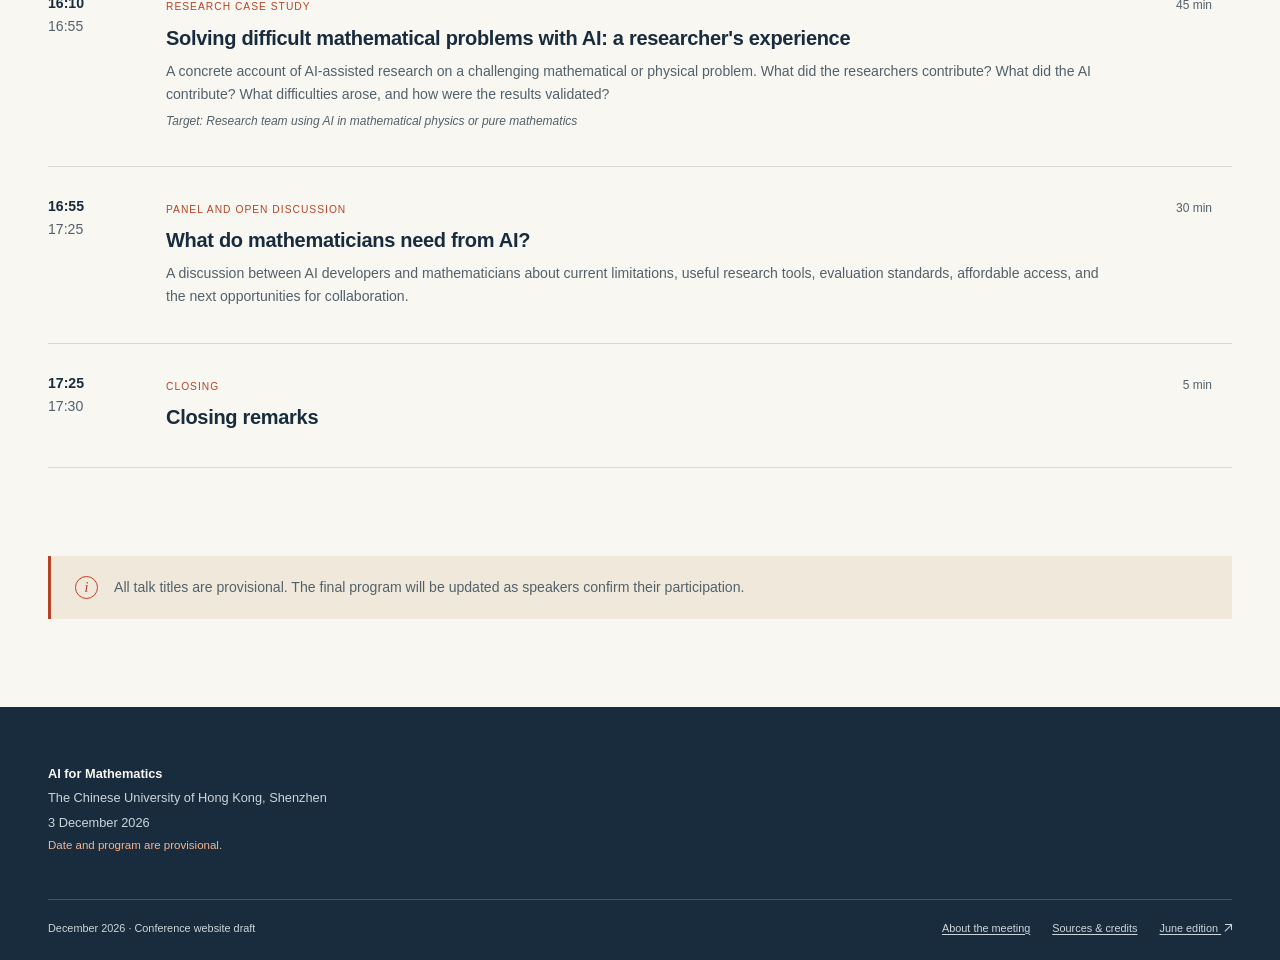
<file: program.html>
<!doctype html>
<html lang="en">
<head>
  <meta charset="utf-8">
  <meta name="viewport" content="width=device-width, initial-scale=1">
  <meta name="description" content="Preliminary AI for Mathematics program at CUHK-Shenzhen: building mathematical reasoning systems in the morning and AI-assisted research in the afternoon. Speakers and talk titles are subject to confirmation.">
  <meta name="theme-color" content="#192c3e">
  <meta property="og:title" content="Program | AI for Mathematics">
  <meta property="og:description" content="Preliminary AI for Mathematics program at CUHK-Shenzhen: building mathematical reasoning systems in the morning and AI-assisted research in the afternoon. Speakers and talk titles are subject to confirmation.">
  <meta property="og:type" content="website">
  <title>Program | AI for Mathematics · CUHK-Shenzhen</title>
  <link rel="icon" href="assets/images/favicon.svg" type="image/svg+xml">
  <link rel="stylesheet" href="assets/css/styles.css">
  <script src="assets/js/event-config.js" defer></script>
  <script src="assets/js/main.js" defer></script>
</head>
<body>
<a class="skip-link" href="#main">Skip to content</a>
<div class="announcement"><div class="container announcement-inner"><span><span class="status-dot"></span><span data-date-status>Proposed date</span> <span class="announcement-separator">/</span> <span data-event-date>3 December 2026</span></span><span>CUHK-Shenzhen <span class="announcement-separator">/</span> 深圳</span></div></div>
<header class="site-header">
 <div class="container header-inner">
  <a class="brand" href="index.html" aria-label="AI for Mathematics, home"><span class="brand-symbol" aria-hidden="true">∩</span><span><strong>AI <i>for</i> Mathematics</strong><small>CUHK-SHENZHEN · DECEMBER EDITION</small></span></a>
  <button class="menu-toggle" type="button" aria-expanded="false" aria-controls="site-nav" hidden><span>Menu</span><span class="menu-icon" aria-hidden="true"></span></button>
  <nav id="site-nav" aria-label="Main navigation"><a href="index.html">Overview</a>
<a href="program.html" aria-current="page">Program</a>
<a href="problems.html">Open problems</a>
<a href="venue.html">Getting here</a>
<a href="about.html">About</a><a class="nav-register" href="registration.html">Registration <span aria-hidden="true">→</span></a></nav>
 </div>
</header>
<main id="main" tabindex="-1">
<section class="page-intro container">
 <div class="eyebrow">PRELIMINARY PROGRAM</div>
 <h1>AI for Mathematics</h1>
 <p class="program-subtitle">From Machine Reasoning to Mathematical Discovery</p>
 <p class="program-date">CUHK-Shenzhen | <span data-event-date>3 December 2026</span> | <span data-event-hours>09:30–17:30</span> · UTC+8</p>
 <p class="page-lead">AI systems are making rapid progress in mathematical reasoning and are beginning to contribute to research-level problems. This meeting brings together mathematicians, AI developers, and researchers using AI in their daily work.</p>
 <p class="page-lead">The morning will focus on how mathematical reasoning systems are developed and verified. The afternoon will explore what happens when these systems are used to investigate open mathematical and physical problems.</p>
</section>
<div class="container"><div class="notice"><span class="notice-mark" aria-hidden="true">i</span><div><strong>Preliminary program — speakers and talk titles are subject to confirmation.</strong><p>Proposed speakers and target teams below are not confirmed participants.</p></div></div>
<div class="program-toolbar"><div class="filter-group" role="group" aria-label="Show sessions" hidden><button type="button" data-filter="all" aria-pressed="true">Full day</button><button type="button" data-filter="morning" aria-pressed="false">Morning</button><button type="button" data-filter="afternoon" aria-pressed="false">Afternoon</button></div><div class="toolbar-links"><span>All times UTC+8</span><a class="text-link calendar-link" href="conference.ics" download>Save provisional date ↓</a><button type="button" class="text-button print-button" hidden>Print program</button></div></div></div>
<div class="container schedule-container">
<section class="schedule-block" id="morning" data-period="morning">
<div class="schedule-heading"><span>Morning</span><h2>Building AI for Mathematical Reasoning</h2></div>
<article class="schedule-row">
 <div class="session-time"><time datetime="09:30">09:30</time><span>09:45</span></div>
 <div class="session-content"><span class="session-type">Welcome and introduction</span><h3>AI and the changing practice of mathematics</h3>
  <p>Opening remarks and an introduction to the main questions of the day.</p>
 </div><span class="session-duration">15 min</span>
</article>
<article class="schedule-row">
 <div class="session-time"><time datetime="09:45">09:45</time><span>10:25</span></div>
 <div class="session-content"><span class="session-type">Formal mathematical reasoning</span><h3>From mathematical conjectures to Lean-verified proofs</h3>
  <p>How can AI systems discover proofs and verify them in Lean? Recent examples, technical challenges, and the prospects for automating research-level mathematics.</p>
  <p class="speaker-status">Proposed speaker: Researcher working on AI-assisted theorem proving</p>
 </div><span class="session-duration">40 min</span>
</article>
<article class="schedule-row">
 <div class="session-time"><time datetime="10:25">10:25</time><span>11:05</span></div>
 <div class="session-content"><span class="session-type">Moonshot AI — Kimi</span><h3>Training AI agents for long mathematical reasoning</h3>
  <p>How are reasoning models trained to solve difficult problems? Reinforcement learning, long reasoning chains, tool use, and the challenges of moving from mathematical benchmarks to real research.</p>
  <p class="speaker-status">Proposed speaker: Kimi research team</p>
 </div><span class="session-duration">40 min</span>
</article>
<article class="schedule-row schedule-break">
 <div class="session-time"><time datetime="11:05">11:05</time><span>11:25</span></div>
 <div class="session-content"><span class="session-type">Break</span><h3>Coffee break</h3>
 </div><span class="session-duration">20 min</span>
</article>
<article class="schedule-row">
 <div class="session-time"><time datetime="11:25">11:25</time><span>12:05</span></div>
 <div class="session-content"><span class="session-type">Tencent — Hunyuan</span><h3>Reinforcement learning for mathematical reasoning</h3>
  <p>How can reinforcement learning improve mathematical reasoning? Training strategies, reward design, data selection, and the challenges of developing reliable reasoning models.</p>
  <p class="speaker-status">Proposed speaker: Tencent Hunyuan research team</p>
 </div><span class="session-duration">40 min</span>
</article>
<article class="schedule-row">
 <div class="session-time"><time datetime="12:05">12:05</time><span>12:45</span></div>
 <div class="session-content"><span class="session-type">Huawei — AI for Mathematics</span><h3>From natural-language mathematics to formal proofs</h3>
  <p>How can AI translate mathematical statements and arguments into verifiable formal proofs? Autoformalization, feedback from proof assistants, and opportunities for collaboration with mathematicians.</p>
  <p class="speaker-status">Proposed speaker: Huawei AI4Math / Noah&#x27;s Ark Lab</p>
 </div><span class="session-duration">40 min</span>
</article>
</section>
<section class="schedule-block" id="midday" data-period="midday">
<div class="schedule-heading"><span>Midday</span><h2>Lunch</h2></div>
<article class="schedule-row schedule-break">
 <div class="session-time"><time datetime="12:45">12:45</time><span>13:45</span></div>
 <div class="session-content"><span class="session-type">Break</span><h3>Lunch break</h3>
 </div><span class="session-duration">60 min</span>
</article>
</section>
<section class="schedule-block" id="afternoon" data-period="afternoon">
<div class="schedule-heading"><span>Afternoon</span><h2>AI in Mathematical Research</h2></div>
<article class="schedule-row">
 <div class="session-time"><time datetime="13:45">13:45</time><span>14:20</span></div>
 <div class="session-content"><span class="session-type">CUHK-Shenzhen experience</span><h3>Testing AI research agents: lessons from our experiments</h3>
  <p>What happens when mathematicians use different AI models and harnesses to solve research problems? Results from our experiments, successful and unsuccessful attempts, reliability, computational costs, and lessons for future evaluations.</p>
  <p class="speaker-status">Proposed speaker: Miha Brešar — CUHK-Shenzhen</p>
 </div><span class="session-duration">35 min</span>
</article>
<article class="schedule-row">
 <div class="session-time"><time datetime="14:20">14:20</time><span>15:05</span></div>
 <div class="session-content"><span class="session-type">Mathematical discovery with AI</span><h3>When AI tackles open mathematical problems</h3>
  <p>Recent cases in which AI systems have found new mathematical results. How were the problems selected, how did the systems work, and how were the solutions checked?</p>
  <p class="speaker-status">Target: OpenAI mathematics research team</p>
 </div><span class="session-duration">45 min</span>
</article>
<article class="schedule-row schedule-break">
 <div class="session-time"><time datetime="15:05">15:05</time><span>15:25</span></div>
 <div class="session-content"><span class="session-type">Break</span><h3>Coffee break</h3>
 </div><span class="session-duration">20 min</span>
</article>
<article class="schedule-row">
 <div class="session-time"><time datetime="15:25">15:25</time><span>16:10</span></div>
 <div class="session-content"><span class="session-type">AI-assisted scientific research</span><h3>AI as a collaborator in mathematics and physics</h3>
  <p>How do research teams integrate AI into their work? Examples from mathematical and physical research, from exploring new approaches to developing arguments and verifying results.</p>
  <p class="speaker-status">Target: Google DeepMind — Gemini Deep Think research team</p>
 </div><span class="session-duration">45 min</span>
</article>
<article class="schedule-row">
 <div class="session-time"><time datetime="16:10">16:10</time><span>16:55</span></div>
 <div class="session-content"><span class="session-type">Research case study</span><h3>Solving difficult mathematical problems with AI: a researcher&#x27;s experience</h3>
  <p>A concrete account of AI-assisted research on a challenging mathematical or physical problem. What did the researchers contribute? What did the AI contribute? What difficulties arose, and how were the results validated?</p>
  <p class="speaker-status">Target: Research team using AI in mathematical physics or pure mathematics</p>
 </div><span class="session-duration">45 min</span>
</article>
<article class="schedule-row" id="closing">
 <div class="session-time"><time datetime="16:55">16:55</time><span>17:25</span></div>
 <div class="session-content"><span class="session-type">Panel and open discussion</span><h3>What do mathematicians need from AI?</h3>
  <p>A discussion between AI developers and mathematicians about current limitations, useful research tools, evaluation standards, affordable access, and the next opportunities for collaboration.</p>
 </div><span class="session-duration">30 min</span>
</article>
<article class="schedule-row">
 <div class="session-time"><time datetime="17:25">17:25</time><span>17:30</span></div>
 <div class="session-content"><span class="session-type">Closing</span><h3>Closing remarks</h3>
 </div><span class="session-duration">5 min</span>
</article>
</section>
</div>
<section class="section container"><div class="notice"><span class="notice-mark" aria-hidden="true">i</span><p>All talk titles are provisional. The final program will be updated as speakers confirm their participation.</p></div></section>

</main>
<footer class="site-footer"><div class="container footer-top"><div class="footer-details"><strong>AI for Mathematics</strong><span>The Chinese University of Hong Kong, Shenzhen</span><span data-event-date>3 December 2026</span><small>Date and program are provisional.</small></div></div><div class="container footer-bottom"><span>December 2026 · Conference website draft</span><div><a href="about.html">About the meeting</a><a href="credits.html">Sources &amp; credits</a><a href="https://rybindmitry.github.io/events/ai-math-day.html" target="_blank" rel="noopener noreferrer">June edition&nbsp;<span class="external-arrow" aria-hidden="true"></span></a></div></div></footer><div class="toast" role="status" aria-live="polite"></div>
</body>
</html>
</file>
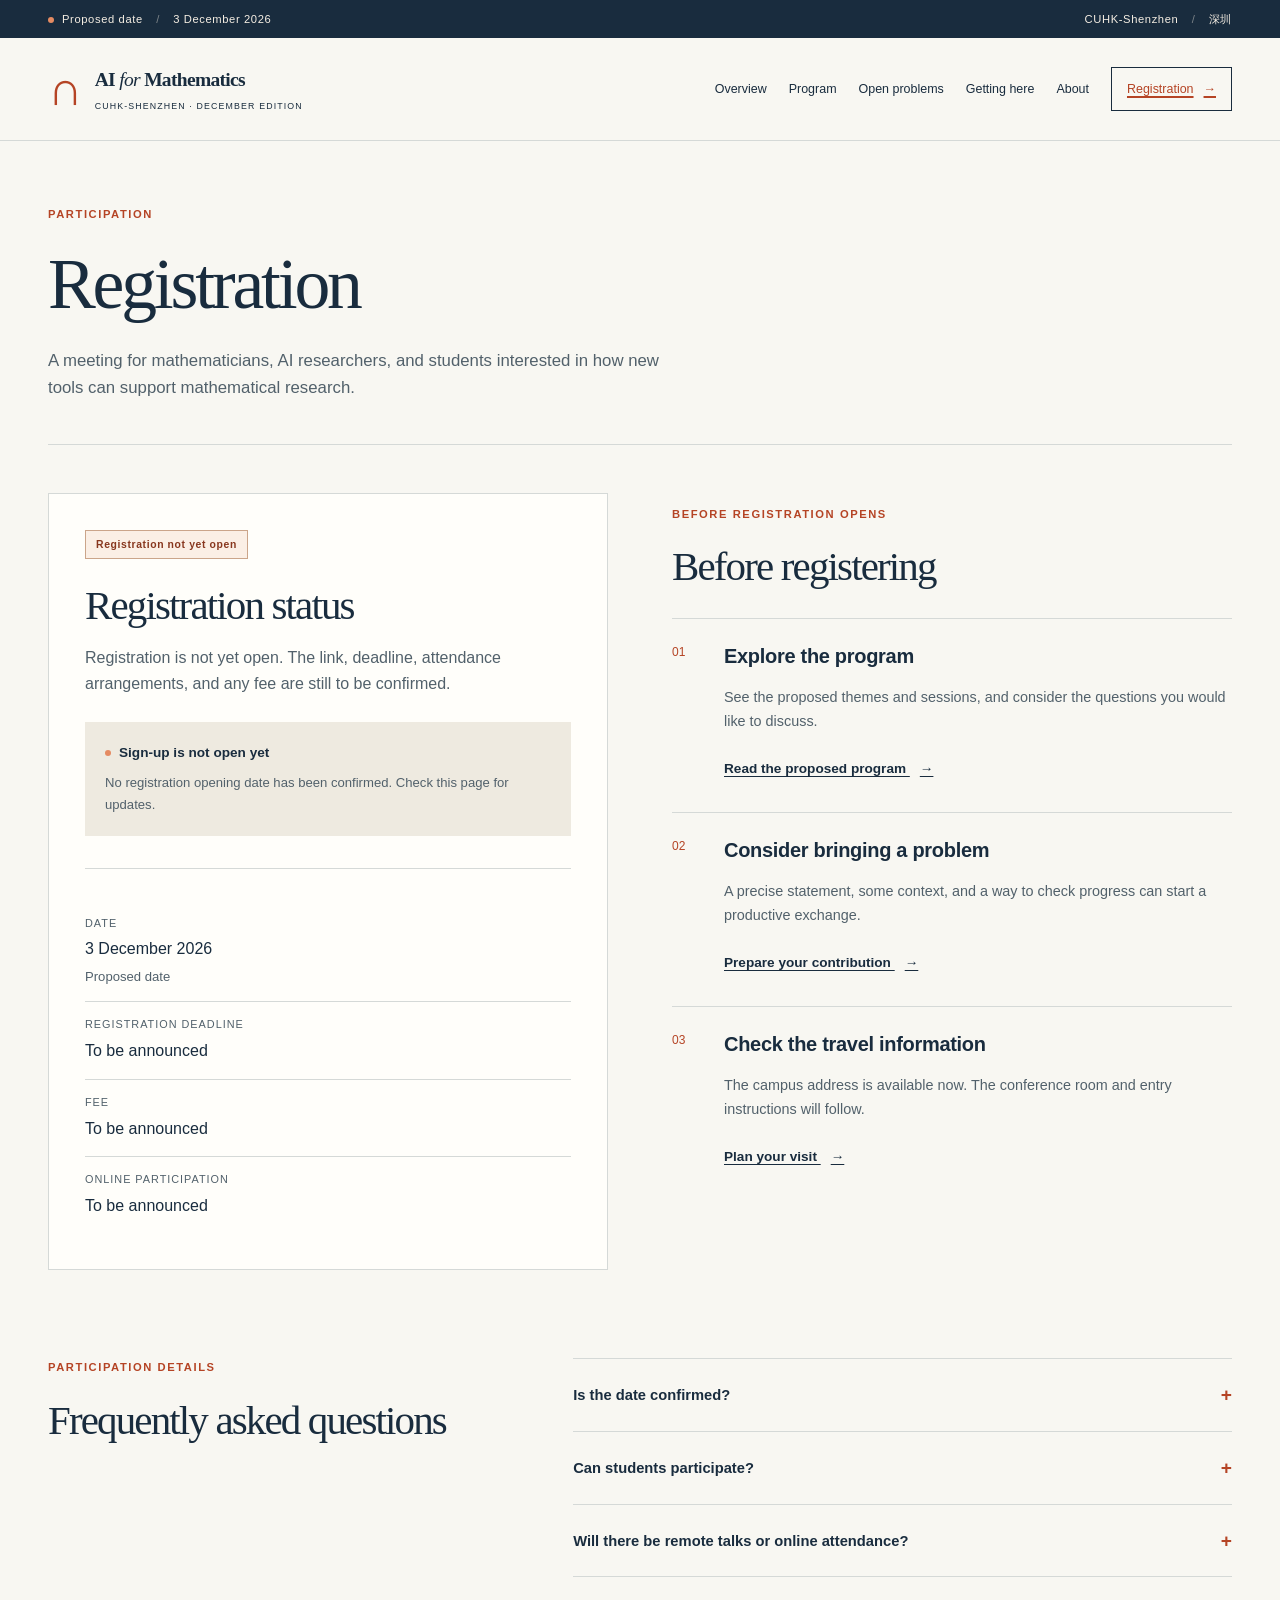
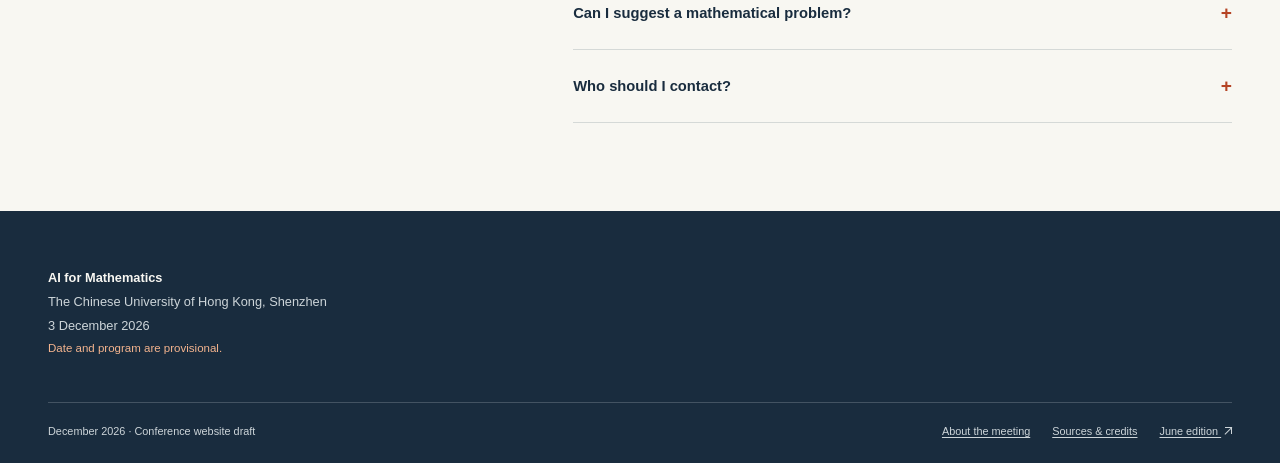
<file: registration.html>
<!doctype html>
<html lang="en">
<head>
  <meta charset="utf-8">
  <meta name="viewport" content="width=device-width, initial-scale=1">
  <meta name="description" content="Registration information for AI for Mathematics at CUHK-Shenzhen. Sign-up, fees, and attendance details will be announced.">
  <meta name="theme-color" content="#192c3e">
  <meta property="og:title" content="Registration | AI for Mathematics">
  <meta property="og:description" content="Registration information for AI for Mathematics at CUHK-Shenzhen. Sign-up, fees, and attendance details will be announced.">
  <meta property="og:type" content="website">
  <title>Registration | AI for Mathematics · CUHK-Shenzhen</title>
  <link rel="icon" href="assets/images/favicon.svg" type="image/svg+xml">
  <link rel="stylesheet" href="assets/css/styles.css">
  <script src="assets/js/event-config.js" defer></script>
  <script src="assets/js/main.js" defer></script>
</head>
<body>
<a class="skip-link" href="#main">Skip to content</a>
<div class="announcement"><div class="container announcement-inner"><span><span class="status-dot"></span><span data-date-status>Proposed date</span> <span class="announcement-separator">/</span> <span data-event-date>3 December 2026</span></span><span>CUHK-Shenzhen <span class="announcement-separator">/</span> 深圳</span></div></div>
<header class="site-header">
 <div class="container header-inner">
  <a class="brand" href="index.html" aria-label="AI for Mathematics, home"><span class="brand-symbol" aria-hidden="true">∩</span><span><strong>AI <i>for</i> Mathematics</strong><small>CUHK-SHENZHEN · DECEMBER EDITION</small></span></a>
  <button class="menu-toggle" type="button" aria-expanded="false" aria-controls="site-nav" hidden><span>Menu</span><span class="menu-icon" aria-hidden="true"></span></button>
  <nav id="site-nav" aria-label="Main navigation"><a href="index.html">Overview</a>
<a href="program.html">Program</a>
<a href="problems.html">Open problems</a>
<a href="venue.html">Getting here</a>
<a href="about.html">About</a><a class="nav-register" href="registration.html" aria-current="page">Registration <span aria-hidden="true">→</span></a></nav>
 </div>
</header>
<main id="main" tabindex="-1">
<section class="page-intro container"><div class="eyebrow">PARTICIPATION</div><h1>Registration</h1><p class="page-lead">A meeting for mathematicians, AI researchers, and students interested in how new tools can support mathematical research.</p></section>
<section class="container registration-layout section-top-small">
 <div class="registration-panel"><span class="pill" data-registration-state>Registration not yet open</span><h2 data-registration-heading>Registration status</h2><p data-registration-message>Registration is not yet open. The link, deadline, attendance arrangements, and any fee are still to be confirmed.</p><div class="registration-closed"><div class="opening-line"><span class="status-dot"></span>Sign-up is not open yet</div><p class="small">No registration opening date has been confirmed. Check this page for updates.</p></div><div class="registration-open" hidden><a class="button button-primary registration-external" href="registration.html" target="_blank" rel="noopener noreferrer">Open the registration form&nbsp;<span class="external-arrow" aria-hidden="true"></span></a><p class="small">The form opens on the organizer’s registration service.</p></div><div class="registration-qr" hidden><img alt="QR code linking to the conference registration form" width="180" height="180"><p class="small">Scan to register, or use the link above.</p></div><hr><dl class="info-list"><div><dt>Date</dt><dd><span data-event-date>3 December 2026</span> <small data-date-status>(proposed)</small></dd></div><div><dt>Registration deadline</dt><dd data-config="registrationDeadline">To be announced</dd></div><div><dt>Fee</dt><dd data-config="feeLabel">To be announced</dd></div><div><dt>Online participation</dt><dd data-config="onlineParticipation">To be announced</dd></div></dl></div>
 <div class="registration-aside"><div class="eyebrow">BEFORE REGISTRATION OPENS</div><h2>Before registering</h2><ol class="numbered-steps"><li><span>01</span><div><h3>Explore the program</h3><p>See the proposed themes and sessions, and consider the questions you would like to discuss.</p><a class="text-link" href="program.html">Read the proposed program <span aria-hidden="true">→</span></a></div></li><li><span>02</span><div><h3>Consider bringing a problem</h3><p>A precise statement, some context, and a way to check progress can start a productive exchange.</p><a class="text-link" href="problems.html">Prepare your contribution <span aria-hidden="true">→</span></a></div></li><li><span>03</span><div><h3>Check the travel information</h3><p>The campus address is available now. The conference room and entry instructions will follow.</p><a class="text-link" href="venue.html">Plan your visit <span aria-hidden="true">→</span></a></div></li></ol></div>
</section>
<section class="section container faq-section"><div><div class="eyebrow">PARTICIPATION DETAILS</div><h2>Frequently asked questions</h2></div><div class="faq-list"><details><summary>Is the date confirmed?<span aria-hidden="true">+</span></summary><p><span data-event-date>3 December 2026</span> is the proposed date. Please wait for the final announcement before making non-refundable travel arrangements.</p></details><details><summary>Can students participate?<span aria-hidden="true">+</span></summary><p>The meeting is being planned for students and researchers interested in AI for mathematics. Capacity and participation arrangements will be published when registration opens.</p></details><details><summary>Will there be remote talks or online attendance?<span aria-hidden="true">+</span></summary><p>Online participation and any streaming arrangements are still being considered. Confirmed information will appear here.</p></details><details><summary>Can I suggest a mathematical problem?<span aria-hidden="true">+</span></summary><p>Yes. The existing open-problem database accepts contributions independently of this event. Visit the <a href="problems.html">open-problems page</a> for the link and a preparation template. The preliminary conference program does not include a dedicated problem-pitch session.</p></details><details><summary>Who should I contact?<span aria-hidden="true">+</span></summary><p class="contact-unconfigured">The December organizing committee and contact address will be announced here.</p><p class="contact-configured" hidden>For questions about the meeting, email <a class="contact-link" href="about.html">the organizers</a>.</p></details></div></section>

</main>
<footer class="site-footer"><div class="container footer-top"><div class="footer-details"><strong>AI for Mathematics</strong><span>The Chinese University of Hong Kong, Shenzhen</span><span data-event-date>3 December 2026</span><small>Date and program are provisional.</small></div></div><div class="container footer-bottom"><span>December 2026 · Conference website draft</span><div><a href="about.html">About the meeting</a><a href="credits.html">Sources &amp; credits</a><a href="https://rybindmitry.github.io/events/ai-math-day.html" target="_blank" rel="noopener noreferrer">June edition&nbsp;<span class="external-arrow" aria-hidden="true"></span></a></div></div></footer><div class="toast" role="status" aria-live="polite"></div>
</body>
</html>
</file>
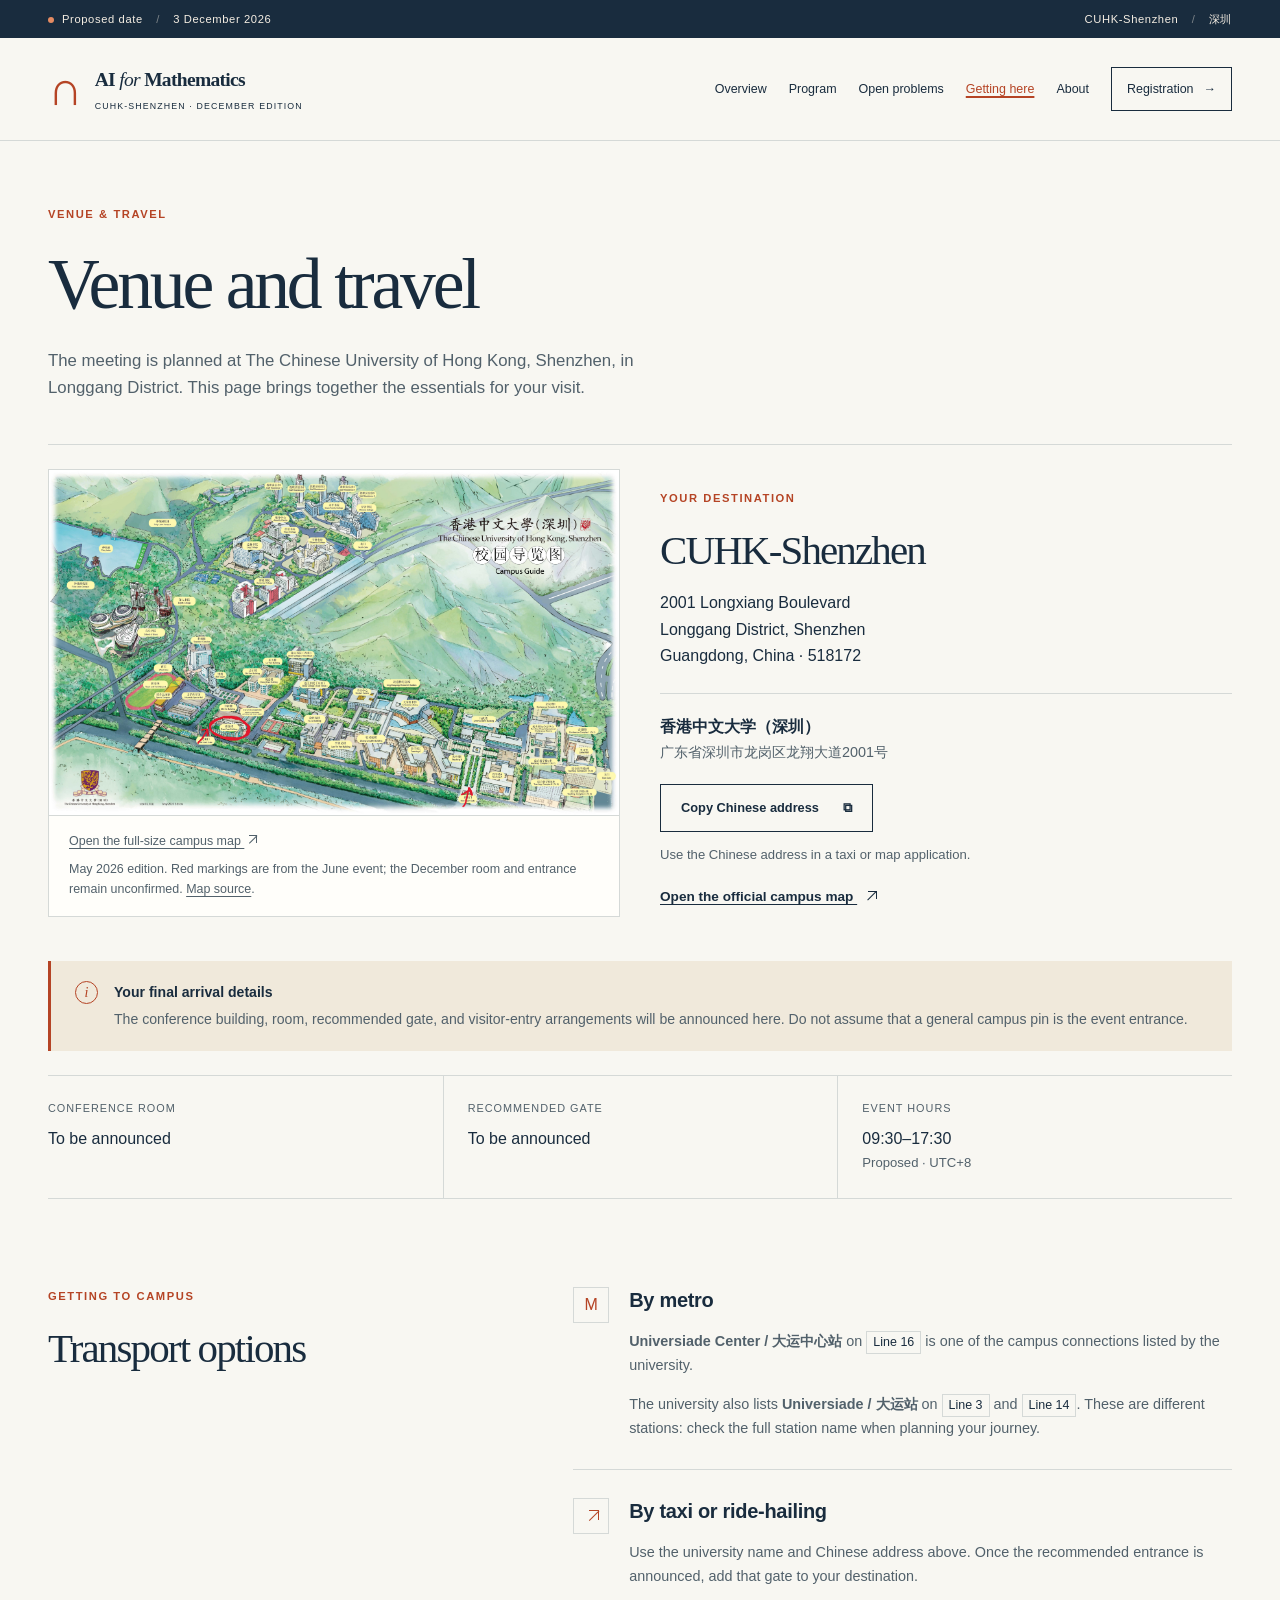
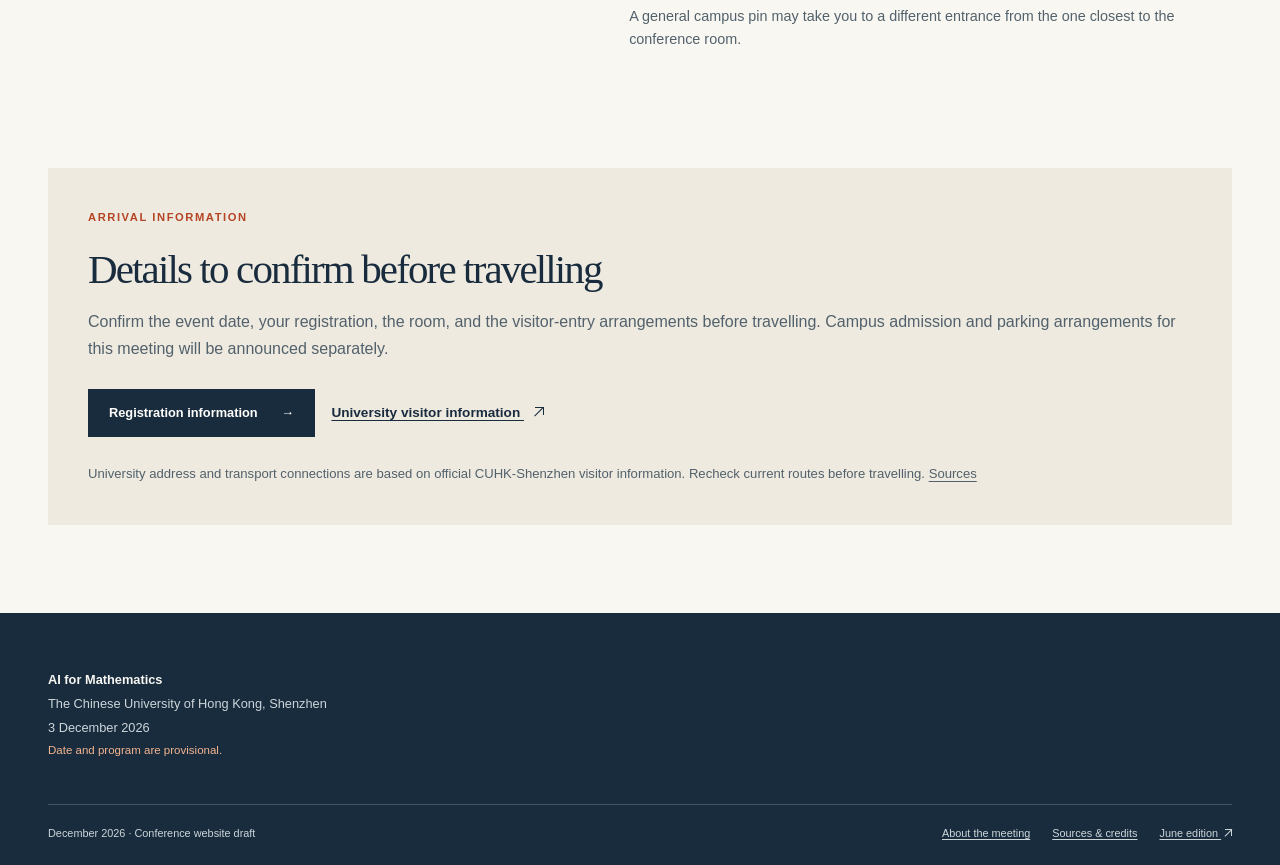
<file: venue.html>
<!doctype html>
<html lang="en">
<head>
  <meta charset="utf-8">
  <meta name="viewport" content="width=device-width, initial-scale=1">
  <meta name="description" content="Travel information for CUHK-Shenzhen: university address, Chinese taxi destination, nearby metro stations, and official campus map.">
  <meta name="theme-color" content="#192c3e">
  <meta property="og:title" content="Getting here | AI for Mathematics">
  <meta property="og:description" content="Travel information for CUHK-Shenzhen: university address, Chinese taxi destination, nearby metro stations, and official campus map.">
  <meta property="og:type" content="website">
  <title>Getting here | AI for Mathematics · CUHK-Shenzhen</title>
  <link rel="icon" href="assets/images/favicon.svg" type="image/svg+xml">
  <link rel="stylesheet" href="assets/css/styles.css">
  <script src="assets/js/event-config.js" defer></script>
  <script src="assets/js/main.js" defer></script>
</head>
<body>
<a class="skip-link" href="#main">Skip to content</a>
<div class="announcement"><div class="container announcement-inner"><span><span class="status-dot"></span><span data-date-status>Proposed date</span> <span class="announcement-separator">/</span> <span data-event-date>3 December 2026</span></span><span>CUHK-Shenzhen <span class="announcement-separator">/</span> 深圳</span></div></div>
<header class="site-header">
 <div class="container header-inner">
  <a class="brand" href="index.html" aria-label="AI for Mathematics, home"><span class="brand-symbol" aria-hidden="true">∩</span><span><strong>AI <i>for</i> Mathematics</strong><small>CUHK-SHENZHEN · DECEMBER EDITION</small></span></a>
  <button class="menu-toggle" type="button" aria-expanded="false" aria-controls="site-nav" hidden><span>Menu</span><span class="menu-icon" aria-hidden="true"></span></button>
  <nav id="site-nav" aria-label="Main navigation"><a href="index.html">Overview</a>
<a href="program.html">Program</a>
<a href="problems.html">Open problems</a>
<a href="venue.html" aria-current="page">Getting here</a>
<a href="about.html">About</a><a class="nav-register" href="registration.html">Registration <span aria-hidden="true">→</span></a></nav>
 </div>
</header>
<main id="main" tabindex="-1">
<section class="page-intro container"><div class="eyebrow">VENUE &amp; TRAVEL</div><h1>Venue and travel</h1><p class="page-lead">The meeting is planned at The Chinese University of Hong Kong, Shenzhen, in Longgang District. This page brings together the essentials for your visit.</p></section>
<section class="container venue-lead"><figure class="venue-map"><a class="campus-map-link" href="assets/images/campus-map.jpg" target="_blank" rel="noopener noreferrer"><img src="assets/images/campus-map.jpg" alt="CUHK-Shenzhen campus guide, May 2026 edition, showing buildings, roads, and campus gates" width="7027" height="4251" decoding="async"></a><figcaption><a href="assets/images/campus-map.jpg" target="_blank" rel="noopener noreferrer">Open the full-size campus map&nbsp;<span class="external-arrow" aria-hidden="true"></span></a><p>May 2026 edition. Red markings are from the June event; the December room and entrance remain unconfirmed. <a href="credits.html#campus-map">Map source</a>.</p></figcaption></figure><div class="address-panel"><div class="eyebrow">YOUR DESTINATION</div><h2>CUHK-Shenzhen</h2><address>2001 Longxiang Boulevard<br>Longgang District, Shenzhen<br>Guangdong, China · 518172</address><div class="chinese-address" lang="zh-Hans"><strong>香港中文大学（深圳）</strong><span>广东省深圳市龙岗区龙翔大道2001号</span></div><button class="button button-outline copy-address" type="button" hidden>Copy Chinese address <span aria-hidden="true">⧉</span></button><p class="small">Use the Chinese address in a taxi or map application.</p><a class="text-link" href="https://www.cuhk.edu.cn/en/page/4908" target="_blank" rel="noopener noreferrer">Open the official campus map&nbsp;<span class="external-arrow" aria-hidden="true"></span></a></div></section>
<section class="container section-top-small"><div class="notice"><span class="notice-mark" aria-hidden="true">i</span><div><strong>Your final arrival details</strong><p>The conference building, room, recommended gate, and visitor-entry arrangements will be announced here. Do not assume that a general campus pin is the event entrance.</p></div></div><dl class="venue-details"><div><dt>Conference room</dt><dd data-config="room">To be announced</dd></div><div><dt>Recommended gate</dt><dd data-config="gate">To be announced</dd></div><div><dt>Event hours</dt><dd><span data-event-hours>09:30–17:30</span><small>Proposed · UTC+8</small></dd></div></dl></section>
<section class="section container travel-layout"><div><div class="eyebrow">GETTING TO CAMPUS</div><h2>Transport options</h2></div><div class="travel-methods"><article><span class="transport-symbol" aria-hidden="true">M</span><div><h3>By metro</h3><p><strong>Universiade Center / 大运中心站</strong> on <span class="metro-line line16">Line 16</span> is one of the campus connections listed by the university.</p><p>The university also lists <strong>Universiade / 大运站</strong> on <span class="metro-line line3">Line 3</span> and <span class="metro-line line14">Line 14</span>. These are different stations: check the full station name when planning your journey.</p></div></article><article><span class="transport-symbol" aria-hidden="true"><span class="external-arrow" aria-hidden="true"></span></span><div><h3>By taxi or ride-hailing</h3><p>Use the university name and Chinese address above. Once the recommended entrance is announced, add that gate to your destination.</p><p>A general campus pin may take you to a different entrance from the one closest to the conference room.</p></div></article></div></section>
<section class="container section-bottom"><div class="visitor-note"><div class="eyebrow">ARRIVAL INFORMATION</div><h2>Details to confirm before travelling</h2><p>Confirm the event date, your registration, the room, and the visitor-entry arrangements before travelling. Campus admission and parking arrangements for this meeting will be announced separately.</p><div class="actions"><a class="button button-primary" href="registration.html">Registration information <span aria-hidden="true">→</span></a><a class="text-link" href="https://www.cuhk.edu.cn/en/visitors" target="_blank" rel="noopener noreferrer">University visitor information&nbsp;<span class="external-arrow" aria-hidden="true"></span></a></div><p class="source-note">University address and transport connections are based on official CUHK-Shenzhen visitor information. Recheck current routes before travelling. <a href="credits.html#travel-sources">Sources</a></p></div></section>

</main>
<footer class="site-footer"><div class="container footer-top"><div class="footer-details"><strong>AI for Mathematics</strong><span>The Chinese University of Hong Kong, Shenzhen</span><span data-event-date>3 December 2026</span><small>Date and program are provisional.</small></div></div><div class="container footer-bottom"><span>December 2026 · Conference website draft</span><div><a href="about.html">About the meeting</a><a href="credits.html">Sources &amp; credits</a><a href="https://rybindmitry.github.io/events/ai-math-day.html" target="_blank" rel="noopener noreferrer">June edition&nbsp;<span class="external-arrow" aria-hidden="true"></span></a></div></div></footer><div class="toast" role="status" aria-live="polite"></div>
</body>
</html>
</file>
<file: assets/css/styles.css>
/* Shared static-site styles. No external fonts or runtime dependencies. */
:root {
  --ink: #192c3e;
  --muted: #52616b;
  --paper: #f8f7f2;
  --white: #fffefa;
  --line: #d5d9d7;
  --accent: #b54425;
  --orange: #e58b62;
  --soft: #eeeae0;
  --serif: Georgia, 'Times New Roman', serif;
  --sans: -apple-system, BlinkMacSystemFont, 'Segoe UI', sans-serif;
}
* { box-sizing: border-box; }
html { scroll-behavior: smooth; scroll-padding-top: 2rem; }
body { margin: 0; background: var(--paper); color: var(--ink); font: 1rem/1.65 var(--sans); }
[hidden] { display: none !important; }
::selection { background: #f3c5a9; color: var(--ink); }
a { color: inherit; text-underline-offset: .22em; text-decoration-thickness: 1px; }
a:hover { color: var(--accent); }
button, input { font: inherit; }
button, a { -webkit-tap-highlight-color: transparent; }
button { cursor: pointer; }
:focus-visible { outline: 3px solid var(--accent); outline-offset: 5px; }
img { display: block; max-width: 100%; height: auto; }
figure, dl, dd { margin: 0; }
h1, h2, h3, p { margin: 0 0 1rem; }
h1, h2, h3 { line-height: 1.12; font-weight: 500; text-wrap: balance; }
h1, h2 { font-family: var(--serif); letter-spacing: -.045em; }
h1 { font-size: clamp(3rem, 5.6vw, 5.5rem); }
h2 { font-size: clamp(2rem, 3.2vw, 3rem); }
h3 { font-size: 1.25rem; font-weight: 600; line-height: 1.35; letter-spacing: -.015em; }
h1 em, h2 em { font-weight: 400; color: var(--accent); }
p { color: var(--muted); }
p:last-child { margin-bottom: 0; }
small, .small, .source-note { font-size: .82rem; line-height: 1.65; }
strong { font-weight: 600; }
hr { border: 0; border-top: 1px solid var(--line); margin: 2rem 0; }
.container { width: min(1200px, calc(100% - 96px)); margin-inline: auto; }
.section { padding-block: 88px; }
.section-top-small { padding-top: 24px; }
.section-bottom { padding-bottom: 88px; }
.eyebrow { color: var(--accent); font-size: .7rem; font-weight: 700; letter-spacing: .14em; line-height: 1.65; margin-bottom: 1.3rem; text-transform: uppercase; }
.muted, figcaption { color: var(--muted); }
figcaption { font-size: .73rem; line-height: 1.6; padding-top: .75rem; }
.skip-link { position: fixed; z-index: 20; top: 8px; left: 8px; padding: .7rem 1.2rem; background: var(--white); transform: translateY(-150%); }
.skip-link:focus { transform: translateY(0); }
.sr-only { position: absolute; width: 1px; height: 1px; padding: 0; margin: -1px; overflow: hidden; clip-path: inset(50%); white-space: nowrap; border: 0; }
.announcement { background: var(--ink); color: #f5eee3; font-size: .7rem; letter-spacing: .055em; }
.announcement-inner { min-height: 38px; display: flex; justify-content: space-between; align-items: center; gap: 12px; }
.announcement-separator { opacity: .45; margin-inline: .6rem; }
.status-dot { display: inline-block; width: 6px; height: 6px; border-radius: 50%; background: var(--orange); margin-right: .5rem; vertical-align: middle; }
.site-header { border-bottom: 1px solid var(--line); }
.header-inner { display: flex; justify-content: space-between; align-items: center; gap: 24px; min-height: 102px; }
.brand { display: flex; align-items: center; gap: 12px; text-decoration: none; flex-shrink: 0; }
.brand-symbol { font-family: var(--serif); font-size: 3rem; line-height: 1; color: var(--accent); }
.brand strong { display: block; font-family: var(--serif); font-size: 1.22rem; letter-spacing: -.035em; }
.brand i { font-weight: 400; }
.brand small { display: block; font-size: .55rem; letter-spacing: .13em; margin-top: 3px; }
#site-nav { display: flex; align-items: center; gap: 22px; }
#site-nav a { display: flex; align-items: center; gap: 10px; min-height: 44px; font-size: .78rem; text-decoration: none; white-space: nowrap; }
#site-nav a[aria-current] { color: var(--accent); text-decoration: underline; text-decoration-thickness: 2px; }
#site-nav .nav-register { padding-inline: 15px; border: 1px solid var(--ink); }
#site-nav .nav-register:hover { background: var(--ink); color: var(--white); }
.menu-toggle { min-height: 44px; padding: 8px 12px; border: 1px solid var(--line); background: transparent; color: var(--ink); align-items: center; gap: 12px; }
.menu-icon, .menu-icon::after { display: block; width: 16px; height: 1px; background: currentColor; }
.menu-icon::after { content: ''; transform: translateY(5px); }
.actions { display: flex; flex-wrap: wrap; align-items: center; gap: 16px; margin-top: 1.7rem; }
.button { display: inline-flex; justify-content: center; align-items: center; gap: 24px; min-height: 48px; padding: 12px 20px; font-size: .8rem; font-weight: 600; line-height: 1.6; text-decoration: none; border: 1px solid transparent; text-align: center; }
.button-primary { background: var(--ink); color: var(--white); }
.button-primary:hover { background: var(--accent); color: white; }
.button-outline { border-color: var(--ink); background: transparent; color: var(--ink); }
.button-outline:hover { background: var(--ink); color: var(--white); }
.button-text { padding-inline: 0; }
.button-text:hover { text-decoration: underline; }
.button-light { background: var(--paper); color: var(--ink); }
.button-light:hover { background: #f3c5a9; color: var(--ink); }
.text-link { display: inline-block; font-size: .85rem; font-weight: 600; padding-block: 8px; }
.text-link span { margin-left: 10px; }
.external-arrow { display: inline-block; position: relative; width: .7em; height: .7em; margin-left: .3em; vertical-align: .05em; flex: 0 0 .7em; }
.external-arrow::before { content: ''; position: absolute; inset: 0 0 auto auto; width: .55em; height: .55em; border-top: 1px solid currentColor; border-right: 1px solid currentColor; }
.external-arrow::after { content: ''; position: absolute; top: 0; right: 0; width: .9em; border-top: 1px solid currentColor; transform: rotate(-45deg); transform-origin: right; }
.hero { display: grid; grid-template-columns: 1.12fr 1fr; gap: 56px; padding-block: 64px 48px; align-items: center; }
.hero h1 { font-size: clamp(3.8rem, 5.7vw, 5.6rem); line-height: 1.04; margin-bottom: 20px; }
.hero h1 em { font-size: .78em; }
.orange-dot { color: var(--accent); }
.mini-rule { display: inline-block; width: 22px; height: 1px; background: currentColor; vertical-align: middle; margin-right: 8px; }
.hero-description { max-width: 440px; font-size: .95rem; }
.hero-note { font-size: .75rem; margin-top: 20px; }
.hero-art-wrap { position: relative; background: var(--ink); overflow: hidden; }
.hero-art-wrap > img { width: 100%; aspect-ratio: 1.08; object-fit: cover; }
.hero-art-wrap.hero-photo-wrap > img { aspect-ratio: 3 / 2; }
.date-stamp { position: absolute; top: 22px; left: 22px; display: grid; grid-template-columns: auto auto; column-gap: 10px; background: var(--paper); padding: 14px 18px 10px; }
.date-stamp > span { font-family: var(--serif); font-size: 2.8rem; line-height: 1; }
.date-stamp > div { display: grid; align-content: center; }
.date-stamp strong { font-size: .8rem; line-height: 1.1; }
.date-stamp small { font-size: .65rem; }
.date-stamp .stamp-label { grid-column: 1/-1; border-top: 1px solid var(--line); padding-top: 5px; margin-top: 8px; color: var(--accent); }
.art-label { display: flex; align-items: flex-end; justify-content: space-between; gap: 16px; position: absolute; bottom: 24px; left: 24px; right: 24px; font-size: .61rem; letter-spacing: .12em; line-height: 1.6; color: #f8f7f2; }
.art-label > span:last-child { font-size: 1.5rem; color: var(--orange); }
.event-strip { display: grid; grid-template-columns: repeat(4, 1fr); border-block: 1px solid var(--line); padding-block: 26px; }
.event-strip > div { border-left: 1px solid var(--line); padding-inline: 26px; }
.event-strip > div:first-child { border-left: 0; padding-left: 0; }
dt { font-size: .68rem; letter-spacing: .09em; text-transform: uppercase; color: var(--muted); margin-bottom: 8px; }
.event-strip dd { font-size: 1rem; font-weight: 600; }
.event-strip small { display: block; color: var(--muted); font-size: .72rem; font-weight: 400; }
.section-heading, .split-section, .final-split { display: grid; grid-template-columns: 1fr 1fr; gap: 64px; align-items: start; }
.section-heading { align-items: end; margin-bottom: 40px; }
.section-heading > p { max-width: 440px; }
.section-heading h2 { margin-bottom: 0; }
.themes-heading { margin-bottom: 40px; }
.theme-grid { display: grid; grid-template-columns: repeat(3, 1fr); gap: 32px; }
.theme-grid article { padding-top: 24px; border-top: 1px solid var(--ink); }
.theme-grid ul { margin: 0; padding-left: 1.2rem; color: var(--muted); font-size: .9rem; }
.theme-grid li + li { margin-top: 12px; }
.theme-grid strong { color: var(--ink); }
.program-peek, .problem-session-band { background: var(--soft); padding-block: 72px; }
.day-outline > a { display: grid; grid-template-columns: 54px 1fr 18px; gap: 18px; border-top: 1px solid #b9c1c2; padding-block: 22px; text-decoration: none; }
.day-outline > a:last-child { border-bottom: 1px solid #b9c1c2; }
.outline-time { font-size: .8rem; font-variant-numeric: tabular-nums; color: var(--accent); }
.day-outline small { font-size: .6rem; letter-spacing: .12em; }
.day-outline h3 { margin-block: 6px; font-size: 1.2rem; }
.day-outline p { font-size: .82rem; }
.problem-banner { background: var(--ink); color: var(--paper); display: grid; grid-template-columns: 1fr 1fr; gap: 32px; padding: 48px; align-items: center; }
.problem-banner .eyebrow, .problem-banner h2 em { color: #f4b48e; }
.problem-banner p { color: #cdd5d9; font-size: .9rem; }
.math-art { min-width: 0; }
.math-art img { width: 100%; }
.math-art > span { display: block; color: #cdd5d9; text-align: center; font-family: var(--serif); font-style: italic; font-size: .9rem; }
.final-split { border-top: 1px solid var(--line); }
.site-footer { background: var(--ink); color: var(--paper); padding-block: 56px 22px; }
.footer-top { display: flex; justify-content: space-between; gap: 32px; padding-bottom: 44px; }
.footer-details { display: grid; gap: 3px; font-size: .8rem; color: #cdd5d9; }
.footer-details strong { color: var(--paper); }
.footer-details small { color: #f4b48e; font-size: .72rem; }
.footer-bottom { border-top: 1px solid #435362; padding-top: 20px; display: flex; justify-content: space-between; gap: 24px; font-size: .68rem; color: #cdd5d9; }
.footer-bottom > div { display: flex; flex-wrap: wrap; gap: 22px; }
.site-footer a:hover { color: #f4b48e; }
.page-intro { padding-block: 64px 42px; border-bottom: 1px solid var(--line); margin-bottom: 24px; }
.page-intro h1 { max-width: 900px; }
.page-lead { max-width: 650px; font-size: 1.05rem; margin-top: 22px; }
.program-subtitle { font-family: var(--serif); color: var(--ink); font-size: clamp(1.4rem, 2.4vw, 2rem); line-height: 1.3; }
.program-date { font-size: .9rem; }
.notice { display: flex; align-items: flex-start; gap: 16px; background: #f0e9db; border-left: 3px solid var(--accent); padding: 20px 24px; font-size: .88rem; }
.notice strong { display: block; margin-bottom: 4px; }
.notice-mark { flex: 0 0 23px; border: 1px solid var(--accent); color: var(--accent); text-align: center; height: 23px; line-height: 21px; border-radius: 50%; font-family: var(--serif); font-style: italic; }
.program-toolbar { display: flex; flex-wrap: wrap; align-items: center; justify-content: space-between; gap: 20px; padding-block: 30px; }
.filter-group { display: inline-flex; flex-wrap: wrap; border: 1px solid var(--line); padding: 4px; gap: 4px; }
.filter-group button { min-height: 40px; border: 0; background: transparent; padding: 8px 16px; color: var(--ink); font-size: .78rem; }
.filter-group button[aria-pressed=true] { background: var(--ink); color: var(--paper); }
.filter-group button:hover { text-decoration: underline; }
.toolbar-links { display: flex; flex-wrap: wrap; align-items: center; gap: 20px; font-size: .75rem; }
.text-button { border: 0; padding: 8px 0; background: transparent; color: var(--ink); font-size: .8rem; text-decoration: underline; text-underline-offset: .2em; min-height: 44px; }
.schedule-block { margin-top: 30px; }
.schedule-heading { display: flex; align-items: baseline; gap: 32px; padding-block: 18px; border-bottom: 2px solid var(--ink); }
.schedule-heading > span { font-size: .7rem; text-transform: uppercase; letter-spacing: .1em; color: var(--accent); min-width: 86px; }
.schedule-heading h2 { font-size: 2rem; margin: 0; min-width: 0; }
.schedule-row { display: grid; grid-template-columns: 86px 1fr 64px; gap: 32px; border-bottom: 1px solid var(--line); padding: 28px 20px 28px 0; }
.session-time { display: grid; align-content: start; font-size: .88rem; font-variant-numeric: tabular-nums; }
.session-time time { font-weight: 600; }
.session-time span { color: var(--muted); }
.session-type { color: var(--accent); font-size: .64rem; letter-spacing: .1em; text-transform: uppercase; }
.session-content h3 { margin-block: 6px 8px; }
.session-content p { font-size: .88rem; margin-bottom: 6px; }
.session-content .speaker-status { font-size: .75rem; font-style: italic; }
.session-duration { color: var(--muted); text-align: right; font-size: .75rem; padding-top: 4px; }
.schedule-break { background: var(--soft); padding-left: 16px; }
.schedule-break h3 { font-family: var(--serif); font-weight: 400; font-size: 1.4rem; }
.simple-callout { padding: 36px; border: 1px solid var(--line); display: flex; flex-wrap: wrap; justify-content: space-between; align-items: center; gap: 24px; }
.simple-callout h2 { font-size: 2rem; }
.simple-callout > div { max-width: 700px; }
.simple-callout .actions { margin-top: 0; }
.registration-layout, .about-grid, .venue-lead, .problem-intro, .travel-layout, .faq-section { display: grid; grid-template-columns: 1fr 1fr; gap: 64px; align-items: start; }
.registration-panel, .about-facts { background: var(--white); padding: 36px; border: 1px solid var(--line); }
.registration-panel h2 { margin-top: 24px; }
.pill { display: inline-flex; align-items: center; padding: 5px 10px; font-size: .65rem; letter-spacing: .06em; font-weight: 600; border: 1px solid #cba58a; color: #88371e; background: #fbefe5; }
.opening-line { font-size: .85rem; font-weight: 600; margin-bottom: 8px; }
.registration-closed { padding: 20px; background: var(--soft); margin-top: 24px; }
.registration-open, .registration-qr { margin-top: 24px; }
.registration-qr img { margin-bottom: 10px; }
.info-list > div { padding-block: 14px; border-bottom: 1px solid var(--line); }
.info-list > div:last-child { border-bottom: 0; }
.info-list small { display: block; color: var(--muted); margin-top: 3px; }
.info-list dt { margin-bottom: 4px; }
.registration-aside { padding-top: 12px; }
.numbered-steps { list-style: none; padding: 0; margin: 28px 0 0; }
.numbered-steps li { display: grid; grid-template-columns: 32px 1fr; gap: 20px; border-top: 1px solid var(--line); padding-block: 24px; }
.numbered-steps li > span { color: var(--accent); font-size: .75rem; }
.numbered-steps p { font-size: .9rem; }
.faq-section { grid-template-columns: .7fr 1fr; }
.faq-list details { border-top: 1px solid var(--line); }
.faq-list details:last-child { border-bottom: 1px solid var(--line); }
.faq-list summary { cursor: pointer; display: flex; align-items: center; justify-content: space-between; gap: 20px; padding-block: 20px; font-size: .92rem; font-weight: 600; list-style: none; }
.faq-list summary::-webkit-details-marker { display: none; }
.faq-list summary > span { color: var(--accent); font-size: 1.2rem; }
.faq-list details[open] summary > span { transform: rotate(45deg); }
.faq-list details p { padding-bottom: 22px; font-size: .9rem; }
.prose h2 { font-size: 2.15rem; }
.spaced-heading { margin-top: 42px; }
.about-grid { grid-template-columns: 1.25fr .8fr; }
.archive-panel { display: grid; grid-template-columns: 160px 1fr; gap: 40px; border-block: 1px solid var(--line); padding-block: 40px; }
.archive-date { display: grid; align-content: start; padding-block: 8px; border-right: 1px solid var(--line); }
.archive-date > span { font-family: var(--serif); font-size: 5rem; line-height: 1; }
.archive-date strong { font-size: .8rem; margin-block: 10px; }
.archive-date small { font-size: .6rem; letter-spacing: .1em; color: var(--accent); }
.problem-guide { padding: 40px; background: var(--soft); }
.problem-guide h2 { font-size: 2.2rem; }
.problem-checklist { display: grid; grid-template-columns: repeat(4, 1fr); gap: 24px; }
.problem-checklist article { border-top: 1px solid var(--line); padding-top: 20px; }
.problem-checklist article > span { display: block; color: var(--accent); font: 2rem/1.2 var(--serif); margin-bottom: 24px; }
.problem-checklist h3 { font-size: 1.1rem; }
.problem-checklist p { font-size: .88rem; }
.download-row { display: flex; flex-wrap: wrap; justify-content: space-between; align-items: center; gap: 24px; margin-top: 32px; padding-top: 24px; border-top: 1px solid var(--line); }
.download-row p { margin: 0; font-size: .9rem; }
.venue-lead { align-items: stretch; gap: 40px; }
.venue-map { align-self: start; background: var(--white); border: 1px solid var(--line); }
.campus-map-link { display: block; }
.campus-map-link img { width: 100%; height: auto; }
.venue-map figcaption { padding: 16px 20px; border-top: 1px solid var(--line); font-size: .78rem; }
.venue-map figcaption p { margin-top: 8px; }
.address-panel { padding-block: 20px; }
address { font-style: normal; margin-bottom: 24px; }
.chinese-address { border-top: 1px solid var(--line); padding-top: 20px; margin-bottom: 20px; }
.chinese-address strong, .chinese-address span { display: block; }
.chinese-address span { color: var(--muted); font-size: .9rem; }
.address-panel .small { margin-block: 12px; }
.venue-details { display: grid; grid-template-columns: repeat(3,1fr); margin-top: 24px; border-block: 1px solid var(--line); }
.venue-details > div { padding: 24px; border-left: 1px solid var(--line); }
.venue-details > div:first-child { padding-left: 0; border-left: 0; }
.venue-details small { display: block; color: var(--muted); }
.travel-layout { grid-template-columns: .7fr 1fr; }
.travel-methods article { display: grid; grid-template-columns: 36px 1fr; gap: 20px; padding-block: 28px; border-top: 1px solid var(--line); }
.travel-methods article:first-child { padding-top: 0; border-top: 0; }
.travel-methods p { font-size: .9rem; }
.transport-symbol { border: 1px solid var(--line); width: 36px; height: 36px; display: grid; place-items: center; color: var(--accent); }
.metro-line { display: inline-block; border: 1px solid var(--line); padding: 0 6px; font-size: .78rem; white-space: nowrap; color: var(--ink); }
.visitor-note { padding: 40px; background: var(--soft); }
.visitor-note .source-note { margin-top: 26px; }
.credits-content { max-width: 850px; padding-bottom: 88px; }
.credits-content article { padding-block: 32px; border-bottom: 1px solid var(--line); scroll-margin-top: 24px; }
.credits-content article:first-child { padding-top: 0; }
.credits-content h2 { font-size: 2.2rem; }
.source-list { list-style: none; padding: 0; }
.source-list li { padding-block: 14px; }
.source-list span { display: block; color: var(--muted); font-size: .85rem; padding-top: 4px; }
.toast { position: fixed; bottom: 24px; left: 50%; transform: translateX(-50%); max-width: calc(100% - 32px); width: max-content; background: var(--ink); color: var(--paper); padding: 12px 20px; font-size: .85rem; box-shadow: 0 4px 20px #192c3e22; z-index: 10; }
.toast:empty { display: none; }
@media (max-width: 1120px) {
  .container { width: calc(100% - 64px); }
  .header-inner { flex-wrap: wrap; padding-block: 20px; gap: 12px; }
  #site-nav { gap: 18px; }
  .hero { gap: 32px; }
  .hero h1 { font-size: clamp(3.4rem, 6vw, 4.7rem); }
  .hero .actions { gap: 8px; }
  .hero .button { padding-inline: 12px; gap: 12px; }
  .registration-layout, .about-grid, .venue-lead, .problem-intro, .travel-layout, .faq-section, .split-section, .section-heading, .final-split { gap: 36px; }
  .event-strip > div { padding-inline: 16px; }
  .event-strip dd { font-size: .9rem; }
}
@media (max-width: 760px) {
  .container { width: calc(100% - 40px); }
  .announcement { font-size: .62rem; letter-spacing: .015em; }
  .announcement-inner { min-height: 40px; }
  .announcement-inner > span:last-child { display: none; }
  .announcement-separator { margin-inline: .3rem; }
  .header-inner { padding-block: 16px; min-height: 84px; gap: 12px; }
  .brand { gap: 8px; }
  .brand-symbol { font-size: 2.6rem; }
  .brand strong { font-size: 1.12rem; }
  .brand small { font-size: .48rem; letter-spacing: .09em; }
  .menu-toggle:not([hidden]) { display: flex; font-size: .75rem; }
  #site-nav { width: 100%; flex-wrap: wrap; gap: 0; border-top: 1px solid var(--line); margin-top: 4px; padding-top: 8px; }
  #site-nav a { width: 50%; min-height: 48px; padding: 8px; font-size: .85rem; }
  #site-nav .nav-register { border: 0; padding-inline: 8px; }
  #site-nav[data-collapsed=true] { display: none; }
  .hero, .section-heading, .split-section, .final-split, .registration-layout, .about-grid, .venue-lead, .problem-intro, .travel-layout, .faq-section { grid-template-columns: 1fr; gap: 32px; }
  .hero { padding-block: 40px 32px; }
  .hero h1 { font-size: clamp(3rem, 10vw, 4.8rem); }
  .hero-description { max-width: 100%; }
  .hero .actions { gap: 16px; }
  .hero .button { padding-inline: 16px; }
  .hero .button-text { padding-inline: 0; }
  .hero-art-wrap > img { aspect-ratio: 1.25; }
  .date-stamp { top: 18px; left: 18px; padding: 12px 16px 8px; }
  .art-label { bottom: 18px; left: 18px; right: 18px; }
  .event-strip { grid-template-columns: 1fr 1fr; padding-block: 0; }
  .event-strip > div { padding: 20px 16px; }
  .event-strip > div:first-child { padding-left: 0; }
  .event-strip > div:nth-child(3) { padding-left: 0; border-left: 0; }
  .event-strip > div:nth-child(n+3) { border-top: 1px solid var(--line); }
  .event-strip dd { font-size: .9rem; }
  .section { padding-block: 52px; }
  .section-bottom { padding-bottom: 52px; }
  .eyebrow { font-size: .64rem; margin-bottom: 16px; }
  .theme-grid { grid-template-columns: 1fr; gap: 28px; }
  .program-peek, .problem-session-band { padding-block: 48px; }
  .day-outline > a { grid-template-columns: 46px 1fr 14px; gap: 12px; }
  .problem-banner { grid-template-columns: 1fr; padding: 28px; gap: 8px; }
  .math-art img { max-height: 250px; }
  .footer-top { flex-direction: column; gap: 32px; padding-bottom: 32px; }
  .site-footer { padding-top: 40px; }
  .footer-bottom { flex-direction: column; gap: 16px; }
  .footer-bottom > div { gap: 20px; }
  .page-intro { padding-block: 40px 32px; margin-bottom: 24px; }
  .page-intro h1 { font-size: clamp(2.8rem, 9.3vw, 4rem); }
  .page-lead { font-size: 1rem; }
  .notice { padding: 18px; gap: 12px; }
  .program-toolbar { align-items: flex-start; }
  .toolbar-links { gap: 12px 20px; }
  .filter-group { width: 100%; }
  .filter-group button { flex: 1; padding-inline: 10px; }
  .schedule-heading { display: block; }
  .schedule-heading > span { display: block; margin-bottom: 10px; }
  .schedule-heading h2 { font-size: 1.8rem; }
  .schedule-row { grid-template-columns: 58px 1fr; gap: 12px 16px; padding: 22px 0; }
  .session-time { font-size: .78rem; }
  .session-content h3 { font-size: 1.12rem; }
  .session-duration { grid-column: 1; grid-row: 2; text-align: left; padding-top: 0; font-size: .65rem; }
  .session-content { grid-column: 2; grid-row: 1 / 3; }
  .schedule-break { padding-inline: 12px; }
  .registration-panel, .about-facts { padding: 24px; }
  .registration-aside { padding-top: 12px; }
  .problem-checklist { grid-template-columns: 1fr 1fr; gap: 24px; }
  .problem-checklist article > span { margin-bottom: 16px; }
  .problem-guide { padding: 28px; }
  .simple-callout, .visitor-note { padding: 24px; }
  .archive-panel { grid-template-columns: 1fr; gap: 24px; padding-block: 28px; }
  .archive-date { border-right: 0; border-bottom: 1px solid var(--line); padding-bottom: 24px; }
  .archive-date > span { font-size: 3.5rem; }
  .venue-lead { gap: 24px; }
  .address-panel { padding-block: 0; }
  .venue-details { grid-template-columns: 1fr; }
  .venue-details > div { border-left: 0; border-top: 1px solid var(--line); padding: 20px 0; }
  .venue-details > div:first-child { border-top: 0; }
  .travel-methods article { grid-template-columns: 32px 1fr; gap: 16px; }
  .transport-symbol { width: 32px; height: 32px; }
  .credits-content { padding-bottom: 52px; }
}
@media (max-width: 360px) {
  .container { width: calc(100% - 32px); }
  .brand strong { font-size: 1rem; }
  .brand small { font-size: .42rem; }
  .menu-toggle { padding-inline: 8px; }
  .hero .actions { align-items: flex-start; flex-direction: column; gap: 4px; }
  .problem-checklist { grid-template-columns: 1fr; }
}
@media (prefers-reduced-motion: reduce) {
  html { scroll-behavior: auto; }
}
@media print {
  body { background: white; font-size: 10pt; color: #000; }
  .container { width: 100%; }
  .site-header, .announcement, .site-footer, .skip-link, .program-toolbar, .toast { display: none !important; }
  .schedule-block[hidden] { display: block !important; }
  .page-intro { padding-top: 0; }
  .schedule-row { break-inside: avoid; padding-block: 12px; }
  h1 { font-size: 30pt; }
  h2 { font-size: 22pt; }
  .section { padding-block: 24px; }
  a { color: inherit; }
}
</file>
